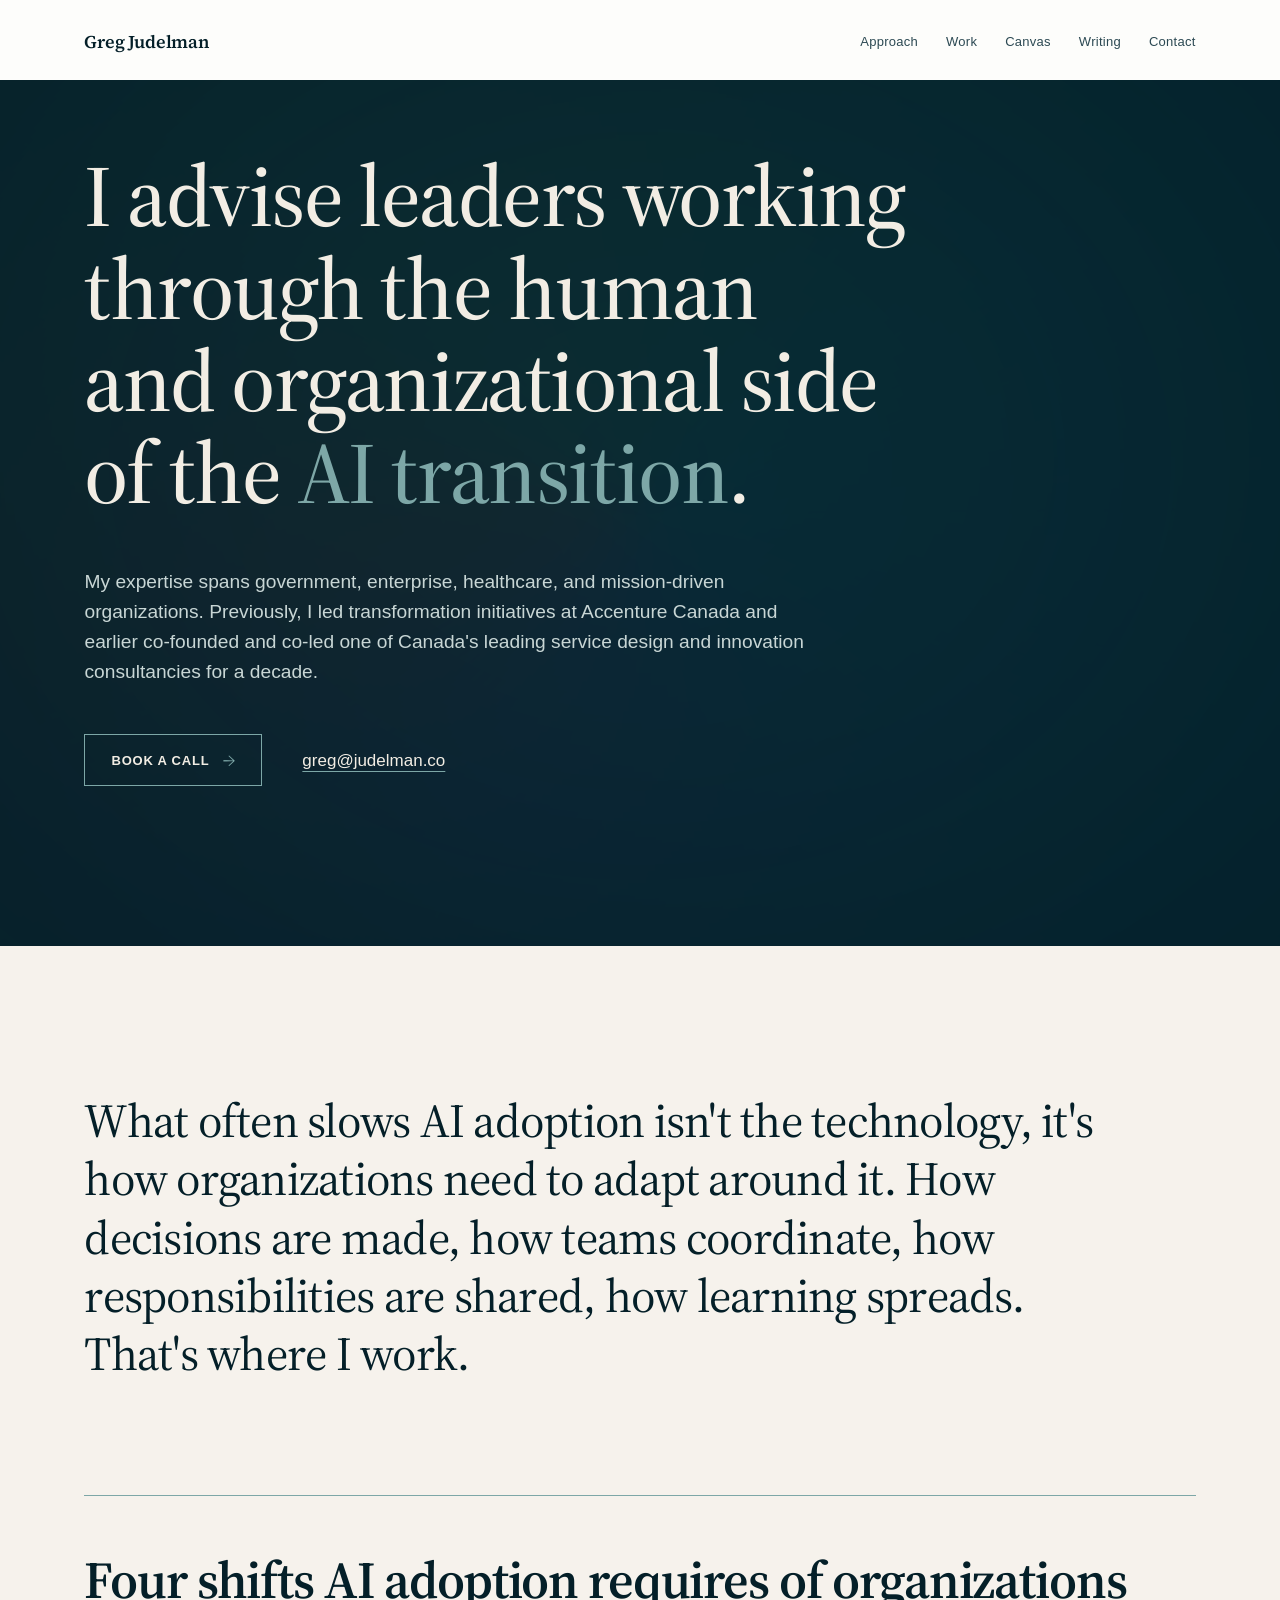
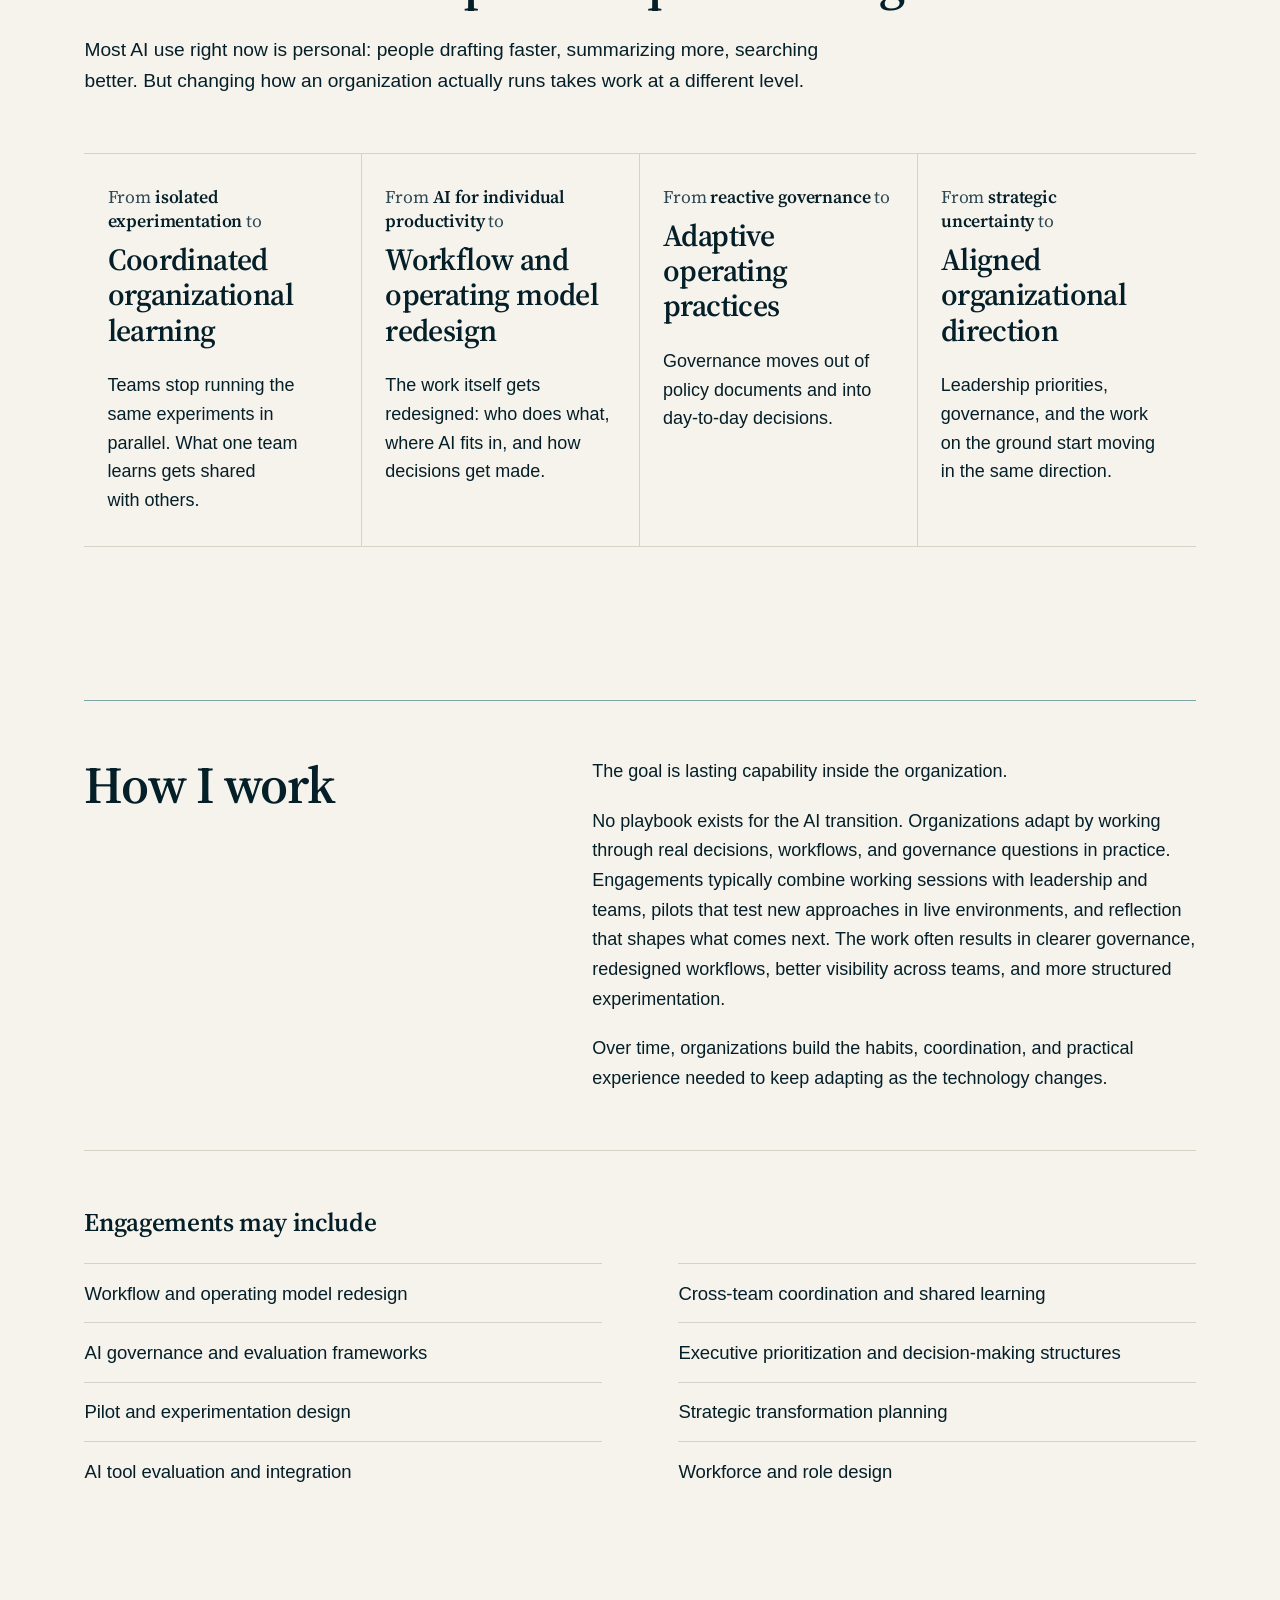
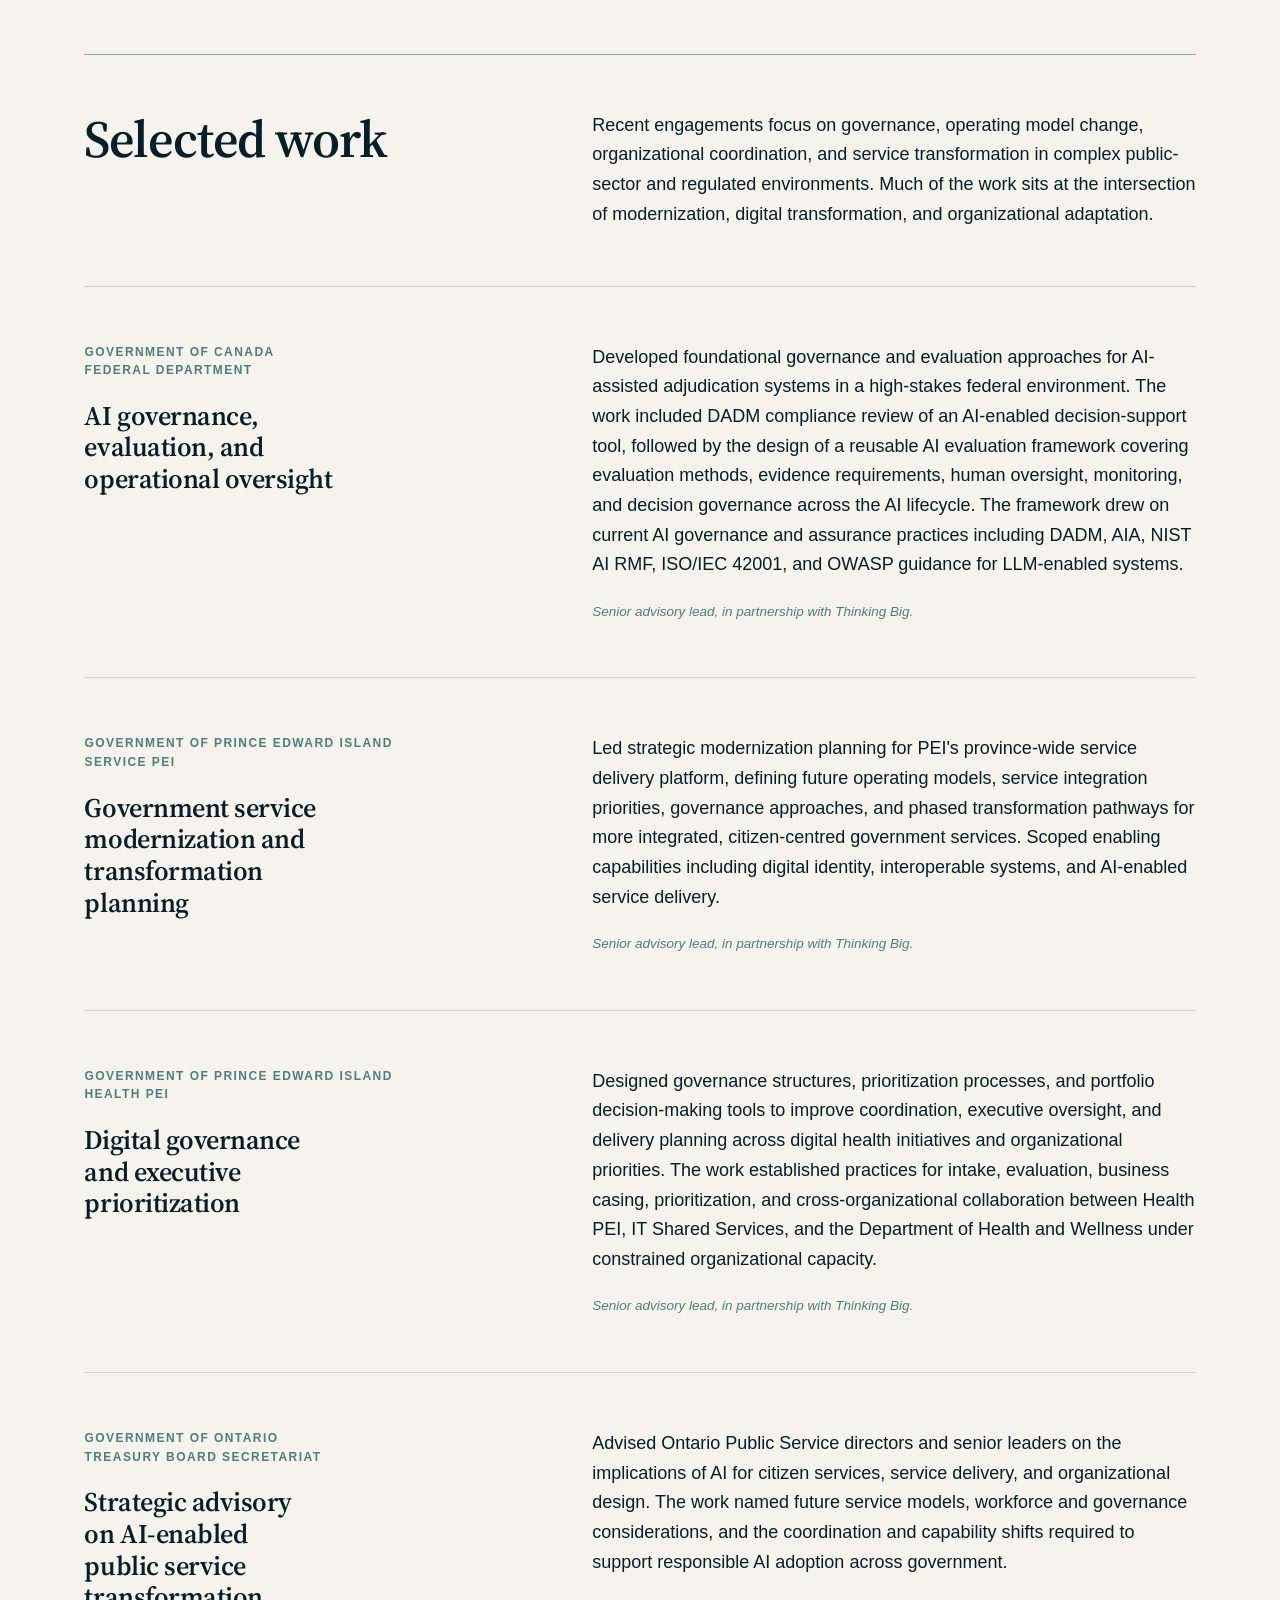
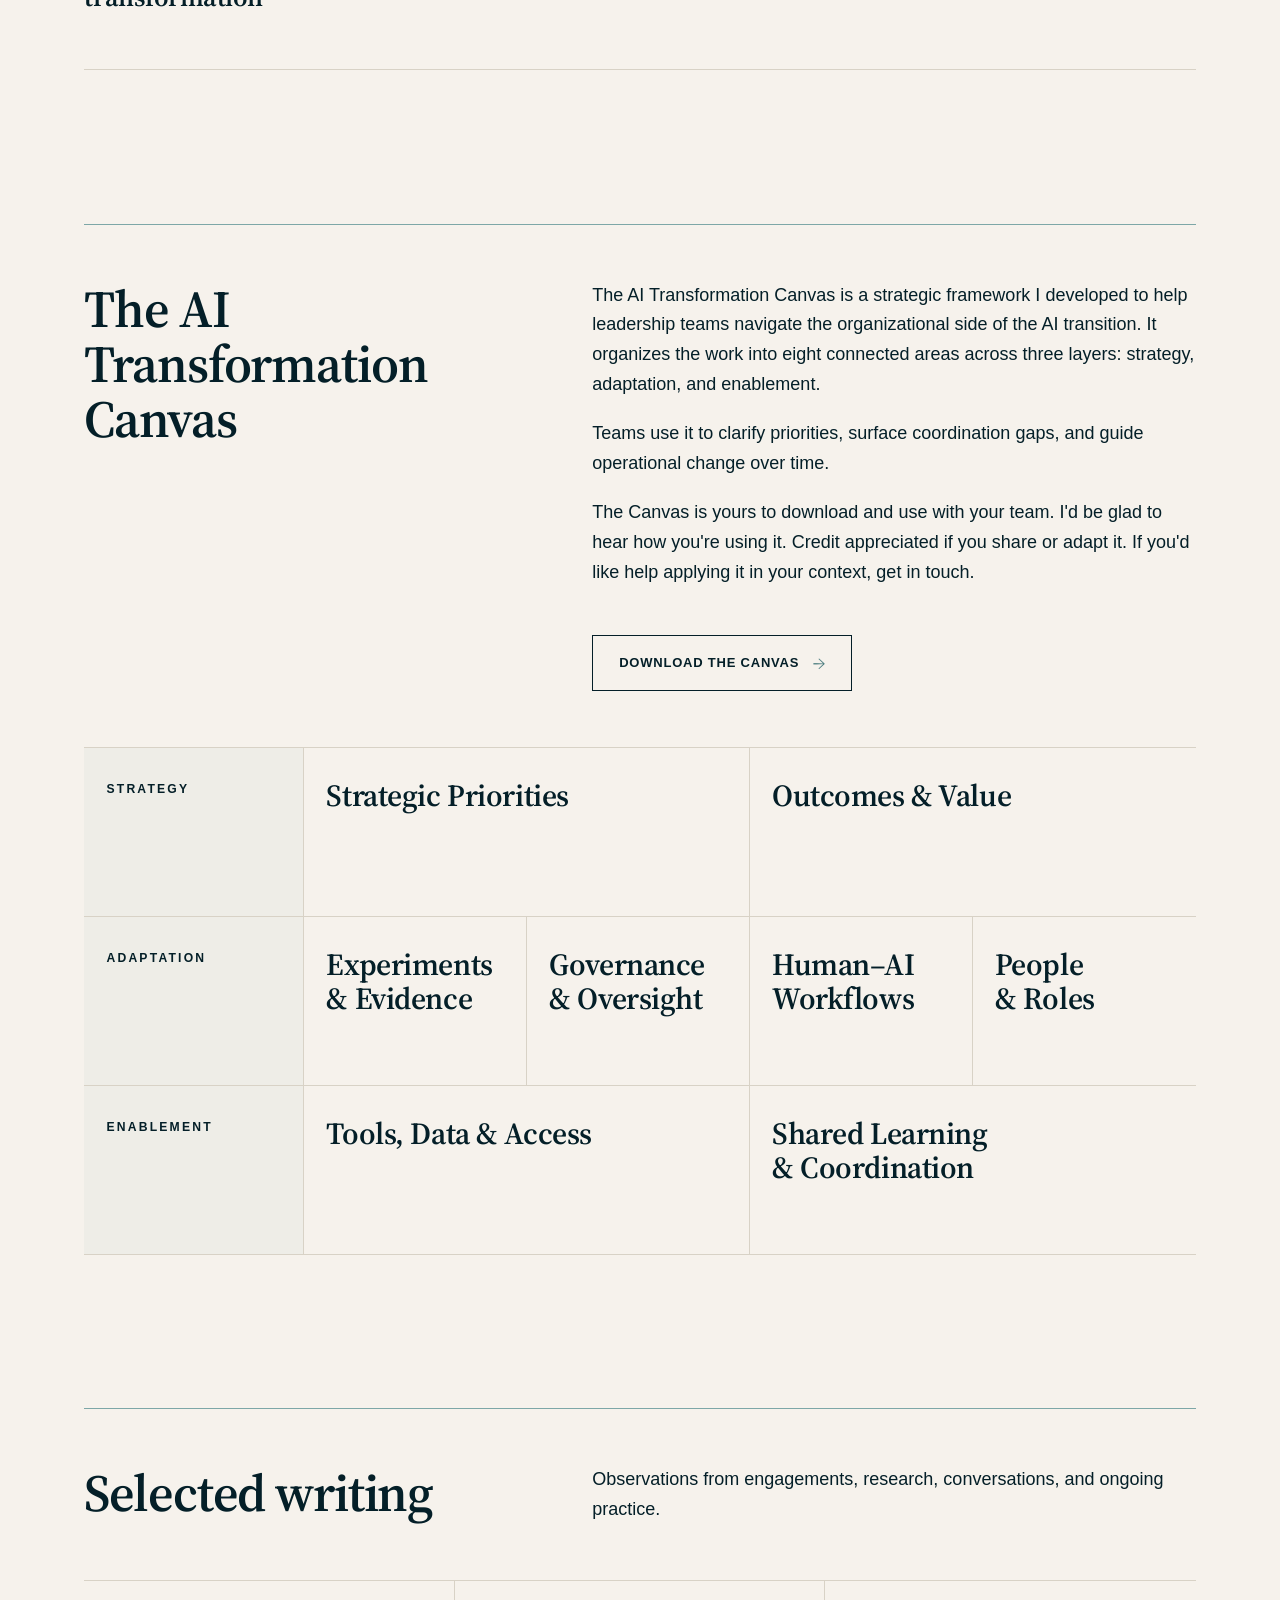
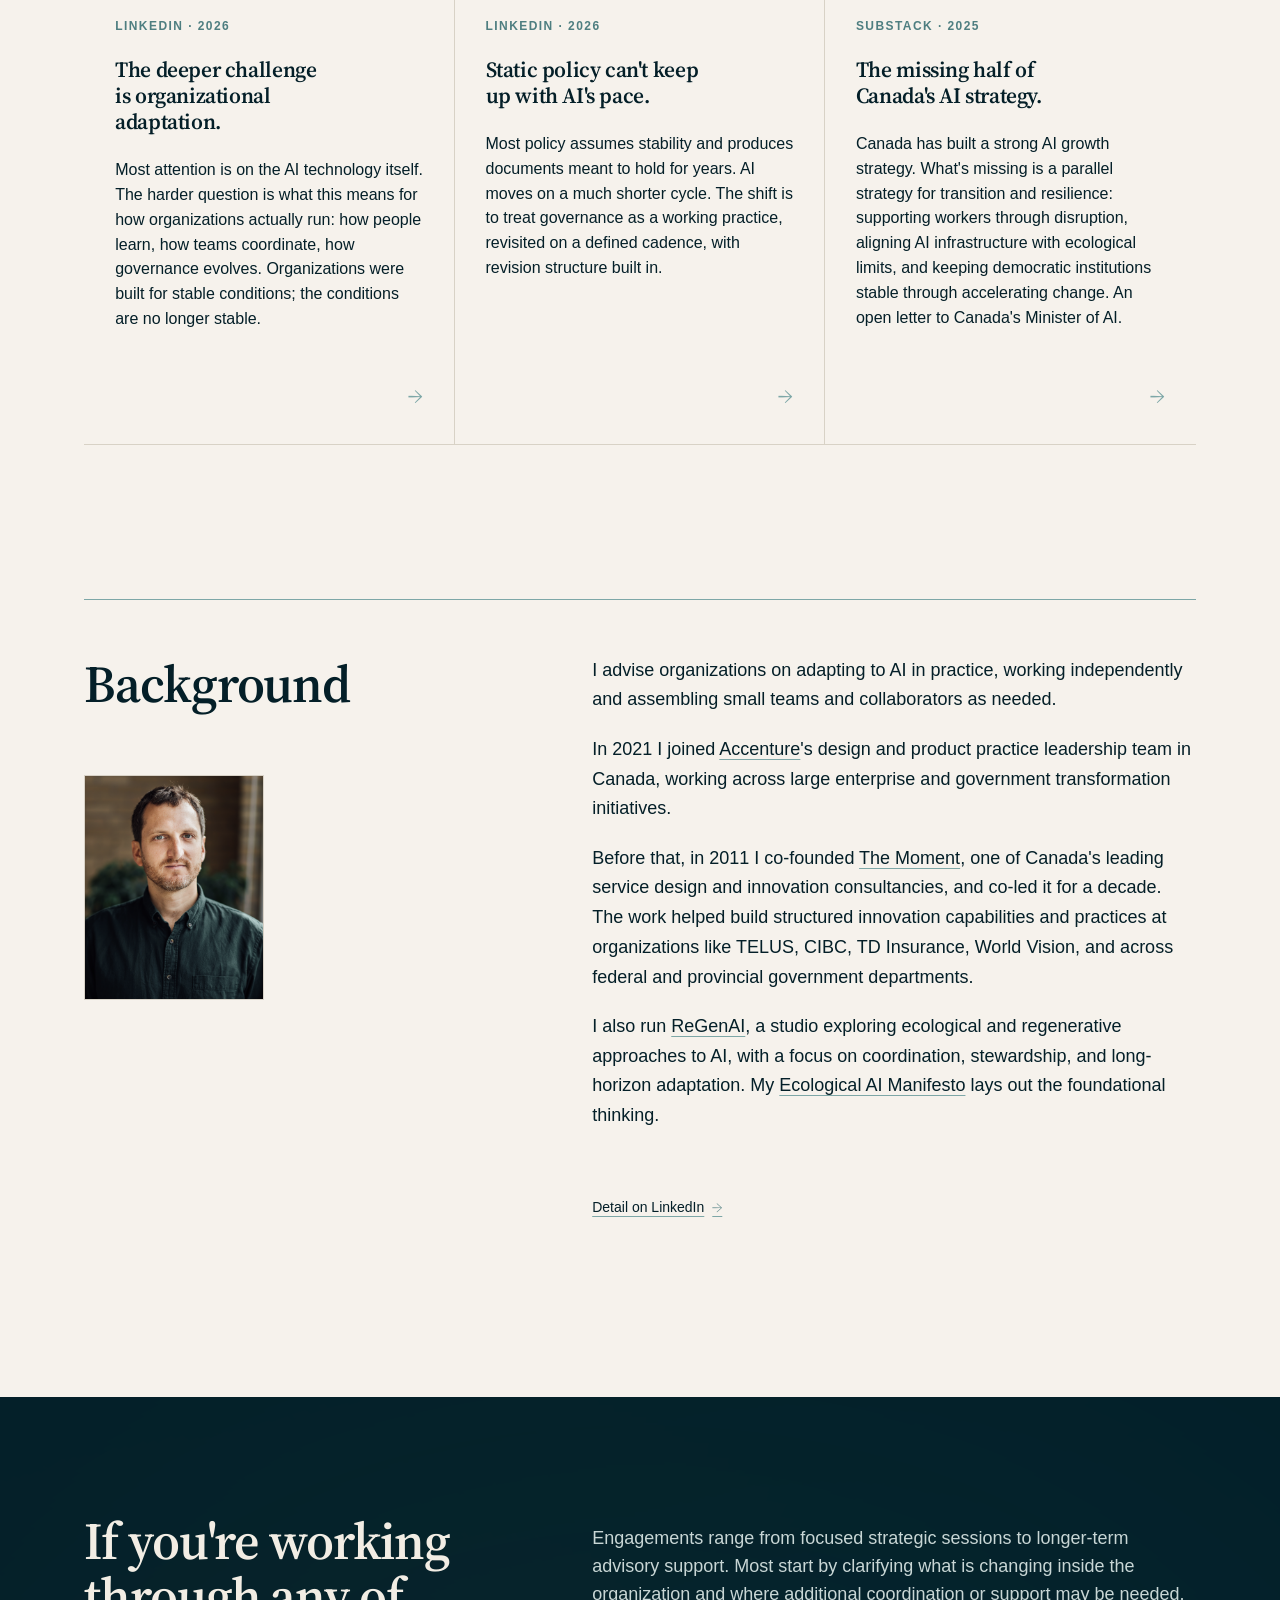
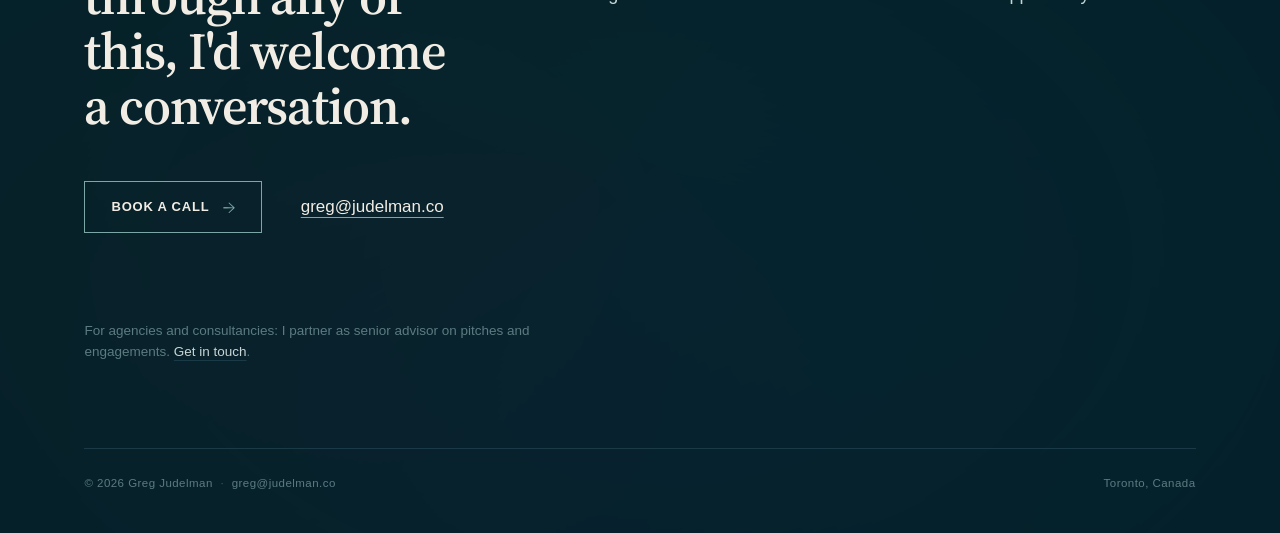
<file: index.html>
<!doctype html>
<html lang="en">
<head>
<meta charset="utf-8"/>
<meta name="viewport" content="width=device-width,initial-scale=1"/>
<title>Greg Judelman: AI Transition Advisor</title>
<meta name="description" content="AI transition advisor for leaders working on the human and organizational side of AI. Practice spans government, enterprise, healthcare, and mission-driven organizations."/>
<meta name="keywords" content="AI transition advisor Toronto, AI organizational transformation, AI governance consultant, AI operating model consultant, AI adoption strategy, organizational change and AI, AI workflow redesign, AI transformation advisor, public sector AI strategy, enterprise AI governance, AI operating models, human side of AI adoption, AI organizational coordination, regulated industry AI governance, service transformation and AI, AI transformation consultant Canada, AI strategy and governance, organizational adaptation to AI, AI decision governance, workflow transformation consultant"/>
<meta name="author" content="Greg Judelman"/>
<link rel="canonical" href="https://judelman.co"/>
<!-- Social / link-unfurl preview.
     If the production domain isn't judelman.co, update the absolute URLs
     below — most platforms (LinkedIn, X, Slack, iMessage) require an
     absolute URL for og:image and twitter:image. -->
<meta property="og:type" content="website"/>
<meta property="og:url" content="https://judelman.co/"/>
<meta property="og:title" content="Greg Judelman: Advisor on the human and organizational side of the AI transition"/>
<meta property="og:description" content="AI transition advisor for leaders working on the human and organizational side of AI. Practice spans government, enterprise, healthcare, and mission-driven organizations."/>
<meta property="og:image" content="https://judelman.co/assets/og-image.png"/>
<meta property="og:image:width" content="1200"/>
<meta property="og:image:height" content="630"/>
<meta property="og:image:alt" content="Greg Judelman — Advisor for leaders working on the human and organizational side of the AI transition."/>
<meta property="og:site_name" content="Greg Judelman"/>
<meta name="twitter:card" content="summary_large_image"/>
<meta name="twitter:title" content="Greg Judelman: Advisor on the human and organizational side of the AI transition"/>
<meta name="twitter:description" content="AI transition advisor for leaders working on the human and organizational side of AI. Practice spans government, enterprise, healthcare, and mission-driven organizations."/>
<meta name="twitter:image" content="https://judelman.co/assets/og-image.png"/>
<meta name="twitter:image:alt" content="Greg Judelman — Advisor for leaders working on the human and organizational side of the AI transition."/>
<script type="application/ld+json">
{
  "@context": "https://schema.org",
  "@type": "Person",
  "@id": "https://judelman.co/#person",
  "name": "Greg Judelman",
  "givenName": "Greg",
  "familyName": "Judelman",
  "jobTitle": "AI Transition Advisor",
  "description": "Advisor for leaders working on the human and organizational side of the AI transition. Practice spans government, enterprise, healthcare, and mission-driven organizations.",
  "url": "https://judelman.co",
  "email": "greg@judelman.co",
  "address": {
    "@type": "PostalAddress",
    "addressLocality": "Toronto",
    "addressRegion": "Ontario",
    "addressCountry": "CA"
  },
  "alumniOf": [
    {
      "@type": "Organization",
      "name": "Accenture",
      "url": "https://www.accenture.com/ca-en/about/accenture-song-index"
    },
    {
      "@type": "Organization",
      "name": "The Moment",
      "url": "https://www.themoment.is/"
    }
  ],
  "sameAs": [
    "https://www.linkedin.com/in/judelman/",
    "https://gregjudelman.substack.com/",
    "https://www.regenai.earth/"
  ],
  "knowsAbout": [
    "AI governance",
    "AI transformation",
    "Operating model design",
    "Workflow redesign",
    "Strategic transformation planning",
    "Executive decision-making",
    "Cross-organizational coordination",
    "AI evaluation frameworks"
  ]
}
</script>
<script type="application/ld+json">
{
  "@context": "https://schema.org",
  "@type": "ProfessionalService",
  "@id": "https://judelman.co/#service",
  "name": "Greg Judelman Consulting",
  "description": "Independent AI transition advisory practice helping leaders adapt to AI in practice across governance, operating models, workflow redesign, and leadership alignment.",
  "url": "https://judelman.co",
  "founder": {
    "@id": "https://judelman.co/#person"
  },
  "address": {
    "@type": "PostalAddress",
    "addressLocality": "Toronto",
    "addressRegion": "Ontario",
    "addressCountry": "CA"
  },
  "areaServed": {
    "@type": "Country",
    "name": "Canada"
  },
  "serviceType": [
    "AI governance and evaluation frameworks",
    "Strategic transformation planning",
    "Workflow and operating model redesign",
    "Executive prioritization and decision-making structures",
    "Cross-team coordination and shared learning",
    "Pilot and experimentation design",
    "AI tool evaluation and integration",
    "Workforce and role design"
  ]
}
</script>
<script async src="https://www.googletagmanager.com/gtag/js?id=G-1RZT7J57JC"></script>
<script>
  window.dataLayer = window.dataLayer || [];
  function gtag(){dataLayer.push(arguments);}
  gtag('js', new Date());
  gtag('config', 'G-1RZT7J57JC');
</script>
<link rel="stylesheet" href="css/colors_and_type.css"/>
<template id="__bundler_thumbnail" data-bg-color="#041F28">
  <svg viewBox="0 0 1200 800" xmlns="http://www.w3.org/2000/svg">
    <rect width="1200" height="800" fill="#041F28"/>
    <text x="120" y="430" font-family="Georgia, 'Source Serif 4', serif" font-weight="600" font-size="160" letter-spacing="-3" fill="#F2EDE4">Greg</text>
    <text x="120" y="600" font-family="Georgia, 'Source Serif 4', serif" font-weight="600" font-size="160" letter-spacing="-3" fill="#F2EDE4">Judelman</text>
    <line x1="120" y1="660" x2="320" y2="660" stroke="#7DA7A7" stroke-width="2"/>
  </svg>
</template>
<style>
  /* ---------- Reset & page chrome ---------- */
  *{box-sizing:border-box;}
  html,body{margin:0;padding:0;}
  body{
    background:var(--color-paper);
    color:var(--color-ink);
    font-family:var(--font-sans);
    font-weight:300;
    -webkit-font-smoothing:antialiased;
    -moz-osx-font-smoothing:grayscale;
    text-rendering:optimizeLegibility;
    overflow-x: hidden;
  }
  a{color:inherit;text-decoration:none;}

  /* Jump-nav scroll behavior. The sticky topbar sits above the page,
     so when an anchor jumps to a section we offset by the bar height
     plus a touch of breathing room. The CSS variable is kept in sync
     with the bar's collapsed height by the scroll handler. */
  html{
    scroll-behavior: smooth;
    scroll-padding-top: var(--nav-h, 64px);
  }
  @media (prefers-reduced-motion: reduce){
    html{ scroll-behavior: auto; }
  }

  /* Editorial rails: 12-col grid, generous gutters, asymmetric column placement */
  :root{
    --rail-x: clamp(28px, 6.6vw, 96px);
    --rail-y: clamp(64px, 8vw, 120px);
    --measure-body: 68ch;
    --measure-prose: 62ch;
    --sage: var(--color-accent);
    --sage-deep: var(--color-accent-deep);
    --ink: var(--color-ink);
    --paper: var(--color-paper);
    --rule-light: var(--color-rule-light);
  }

  .page{
    max-width: 1440px;
    margin: 0 auto;
    padding: 0 var(--rail-x);
  }

  /* ---------- Top bar (paper, sticky) ----------
     Two states:
     · expanded — page top, generous vertical padding, wordmark at 18px.
     · collapsed — once scrolled past ~80px, the bar tucks in: less padding,
       a hairline rule appears at the bottom, and the wordmark drops a hair
       in size. Sage accent line under the active nav link tracks the section
       currently in view via IntersectionObserver. */
  .topbar-shell{
    position: sticky;
    top: 0;
    left: 0;
    right: 0;
    z-index: 50;
    /* Near-white — lifts the bar off the warm paper background so it
       reads as a distinct surface as the page scrolls under it. */
    background: #fdfdfb;
    /* Hairline rule fades in on scroll. */
    border-bottom: 1px solid transparent;
    transition: border-color 240ms var(--ease-standard),
                background-color 240ms var(--ease-standard),
                box-shadow 240ms var(--ease-standard);
  }
  .topbar-shell.is-scrolled{
    background: #ffffff;
    border-bottom-color: var(--rule-light);
    box-shadow: 0 1px 0 rgba(15, 23, 24, 0.02), 0 6px 16px -10px rgba(15, 23, 24, 0.12);
  }
  .topbar-inner{
    max-width: 1440px;
    margin: 0 auto;
    padding: 0 var(--rail-x);
  }
  .topbar{
    display:flex;
    justify-content:space-between;
    align-items:center;
    padding-top: 28px;
    padding-bottom: 24px;
    transition: padding 280ms var(--ease-standard);
  }
  .topbar-shell.is-scrolled .topbar{
    padding-top: 14px;
    padding-bottom: 14px;
  }
  .topbar .wordmark{
    font-family:var(--font-serif);
    font-weight:600;
    font-optical-sizing: auto;
    font-variation-settings: "opsz" 16;
    font-size: 18px;
    letter-spacing:-0.012em;
    color:var(--ink);
    transition: color 200ms var(--ease-standard), font-size 280ms var(--ease-standard);
    line-height: 1;
  }
  .topbar-shell.is-scrolled .topbar .wordmark{
    font-size: 16px;
  }
  .topbar .wordmark:hover{ color: var(--sage-deep); }
  .topbar nav{
    display:flex;
    gap: 28px;
    font-family:var(--font-sans);
    font-weight:300;
    font-size:13px;
    letter-spacing:0.02em;
    color:var(--fg-on-light-2);
    align-items: center;
  }
  .topbar nav a{
    position: relative;
    padding: 6px 0;
    color: var(--fg-on-light-2);
    transition: color 200ms var(--ease-standard);
  }
  .topbar nav a::after{
    content: "";
    position: absolute;
    left: 0;
    right: 0;
    bottom: 0;
    height: 1px;
    background: var(--sage);
    transform: scaleX(0);
    transform-origin: left center;
    transition: transform 240ms var(--ease-standard);
  }
  .topbar nav a:hover{color:var(--ink);}
  .topbar nav a:hover::after{ transform: scaleX(0.4); transform-origin: left center; }
  .topbar nav a.is-active{ color: var(--ink); }
  .topbar nav a.is-active::after{ transform: scaleX(1); }
  /* ---------- Burger menu (mobile / narrow tablet) ----------
     The burger sits at the right edge of the topbar. On desktop it's
     hidden; below 820px (covers most tablets in portrait and all phones)
     the inline nav links are pulled out of the flex row and re-laid as a
     full-width dropdown panel directly beneath the topbar shell.
     The dropdown is editorial — hairline-separated rows, generous touch
     targets, no shadow trickery. */
  .menu-btn{
    display: none;
    background: transparent;
    border: 0;
    padding: 8px;
    margin-right: -8px;
    cursor: pointer;
    color: var(--ink);
    -webkit-tap-highlight-color: transparent;
    line-height: 0;
  }
  .menu-btn .bars{
    position: relative;
    display: block;
    width: 22px;
    height: 14px;
  }
  .menu-btn .bars::before,
  .menu-btn .bars::after,
  .menu-btn .bars span{
    content: "";
    position: absolute;
    left: 0;
    right: 0;
    height: 1.5px;
    background: currentColor;
    transition:
      transform 280ms var(--ease-standard),
      top 280ms var(--ease-standard),
      opacity 180ms var(--ease-standard);
  }
  .menu-btn .bars::before{ top: 0; }
  .menu-btn .bars span{ top: 50%; transform: translateY(-50%); display: block; }
  .menu-btn .bars::after{ bottom: 0; }
  .menu-btn[aria-expanded="true"] .bars::before{ top: 50%; transform: translateY(-50%) rotate(45deg); }
  .menu-btn[aria-expanded="true"] .bars::after{ bottom: 50%; transform: translateY(50%) rotate(-45deg); }
  .menu-btn[aria-expanded="true"] .bars span{ opacity: 0; }

  @media (max-width: 820px){
    .menu-btn{ display: inline-flex; align-items: center; }
    .topbar nav{
      position: absolute;
      top: 100%;
      left: 0;
      right: 0;
      display: block;
      gap: 0;
      background: #ffffff;
      padding: 0 var(--rail-x);
      max-width: 1440px;
      margin: 0 auto;
      max-height: 0;
      opacity: 0;
      overflow: hidden;
      pointer-events: none;
      transition:
        max-height 360ms var(--ease-standard),
        opacity 240ms var(--ease-standard),
        border-color 240ms var(--ease-standard);
      border-bottom: 1px solid transparent;
    }
    .topbar-shell.is-menu-open .topbar nav{
      max-height: 70vh;
      opacity: 1;
      pointer-events: auto;
      border-bottom-color: var(--rule-light);
      box-shadow: 0 18px 24px -22px rgba(15,23,24,0.18);
    }
    .topbar-shell.is-menu-open{ background: #ffffff; }
    .topbar nav a{
      display: flex;
      align-items: center;
      padding: 18px 0;
      font-size: 16px;
      letter-spacing: 0.01em;
      color: var(--fg-on-light-1);
      border-top: 1px solid var(--rule-light);
    }
    .topbar nav a:first-of-type{ border-top: 0; }
    .topbar nav a::after{ display: none; }
    .topbar nav a.is-active{ color: var(--sage-deep); }
    .topbar nav a.is-active::before{
      content: "";
      display: inline-block;
      width: 18px;
      height: 1px;
      background: var(--sage);
      margin-right: 14px;
      vertical-align: middle;
    }
  }

  /* ---------- Hero (ink) ---------- */
  /* Full-bleed ink panel: extends to viewport edges regardless of page max-width.
     Inner .hero respects the same 1440px rail as the rest of the page. */
  .hero-wrap{
    background: var(--ink);
    color: var(--fg-on-dark-1);
    margin-left: calc(50% - 50vw);
    margin-right: calc(50% - 50vw);
    padding: 0;
    position: relative;
    overflow: hidden;
    clip-path: inset(0);
  }
  .hero{
    max-width: 1440px;
    margin: 0 auto;
    display:grid;
    grid-template-columns: minmax(0, 12fr);
    padding: clamp(38px, 5.5vw, 71px) var(--rail-x) clamp(96px, 13vw, 160px);
    position: relative;
    z-index: 1;
  }
  .hero .hero-line{
    font-family: var(--font-serif);
    font-weight: 500;
    font-optical-sizing: auto;
    font-variation-settings: "opsz" 60;
    font-size: clamp(36px, 6.8vw, 92px);
    line-height: 1.06;
    letter-spacing: -0.018em;
    color: var(--fg-on-dark-1);
    margin: 0;
    max-width: 22ch;
    text-wrap: balance;
  }
  .hero .hero-line .accent{
    color: var(--sage);
    font-weight: 500;
  }
  .hero .hero-support{
    font-family: var(--font-sans);
    font-weight: 300;
    font-size: clamp(18px, 1.5vw, 20px);
    line-height: 1.55;
    color: var(--fg-on-dark-2);
    margin: clamp(32px, 4vw, 48px) 0 0;
    max-width: 68ch;
  }
  .hero .hero-ctas{
    margin-top: clamp(32px, 4vw, 48px);
    display:flex;
    gap: 40px;
    align-items: center;
    flex-wrap: wrap;
  }

  /* Primary CTA: outline-on-ink, square, sage. Editorial, not SaaS. */
  .btn-primary{
    display:inline-flex;
    align-items:center;
    gap:14px;
    padding: 16px 26px 16px 26px;
    border: 1px solid var(--sage);
    color: var(--fg-on-dark-1);
    background: transparent;
    font-family: var(--font-sans);
    font-weight: 700;
    font-size: 13px;
    letter-spacing: 0.06em;
    text-transform: uppercase;
    border-radius: 0;
    cursor: pointer;
    position: relative;
    overflow: hidden;
    z-index: 0;
    transition: color 260ms var(--ease-standard) 90ms;
  }
  .btn-primary::before{
    content:"";
    position:absolute;
    inset:0;
    background: var(--sage);
    transform: scaleX(0);
    transform-origin: right center;
    transition: transform 460ms var(--ease-emphasized);
    z-index:-1;
  }
  .btn-primary:hover::before,
  .btn-primary:focus-visible::before{
    transform: scaleX(1);
    transform-origin: left center;
  }
  .btn-primary .arr{
    font-family: var(--font-serif);
    font-weight: 400;
    font-size: 18px;
    line-height: 1;
    letter-spacing: 0;
    text-transform: none;
    color: var(--sage);
    transition: color 200ms var(--ease-standard) 240ms;
  }
  .btn-primary:hover{ color: var(--ink); }
  .btn-primary:hover .arr{ color: var(--ink); }

  /* Secondary CTA: text link */
  .link-secondary{
    display:inline-flex;
    align-items: baseline;
    gap: 10px;
    color: var(--fg-on-dark-2);
    font-family: var(--font-sans);
    font-weight: 300;
    font-size: 15px;
    letter-spacing: 0;
    padding: 4px 0;
    border-bottom: 1px solid transparent;
    transition: color 200ms var(--ease-standard), border-color 200ms var(--ease-standard);
  }
  .link-secondary .arr{
    color: var(--sage);
    font-family: var(--font-serif);
    font-size: 16px;
  }
  .link-secondary:hover{
    color: var(--fg-on-dark-1);
    border-bottom-color: var(--sage);
  }

  /* Hero email link — mirrors the closing CTA's .email treatment
     (underlined text link with sage underline) on the dark surface. */
  .hero-ctas .email-link{
    font-family: var(--font-sans);
    font-weight: 300;
    font-size: 17px;
    line-height: 1.4;
    color: var(--fg-on-dark-1);
    text-decoration: underline;
    text-decoration-color: var(--sage);
    text-decoration-thickness: 1px;
    text-underline-offset: 5px;
    transition: color 200ms var(--ease-standard), text-decoration-color 200ms var(--ease-standard);
  }
  .hero-ctas .email-link:hover{
    color: var(--fg-on-dark-1);
    text-decoration-color: var(--fg-on-dark-1);
  }

  /* ---------- Aurora hero background ---------- */
  .hero-aurora{
    position:absolute; inset:0; z-index:0; pointer-events:none;
    --mx:50%; --my:44%; --rx:900px; --ry:760px;
  }
  .hero-aurora .alh-warp,
  .closing-aurora .alh-warp{
    position:absolute; inset:-160px;
    will-change:opacity; pointer-events:none; overflow:hidden;
    opacity:0.1;
    -webkit-mask: radial-gradient(var(--rx) var(--ry) at var(--mx) var(--my),
      #000 0%, rgba(0,0,0,0.82) 24%, rgba(0,0,0,0.42) 50%, rgba(0,0,0,0.16) 74%, rgba(0,0,0,0.05) 92%, transparent 100%);
            mask: radial-gradient(var(--rx) var(--ry) at var(--mx) var(--my),
      #000 0%, rgba(0,0,0,0.82) 24%, rgba(0,0,0,0.42) 50%, rgba(0,0,0,0.16) 74%, rgba(0,0,0,0.05) 92%, transparent 100%);
  }
  .hero-aurora .alh-spin,
  .closing-aurora .alh-spin{
    position:absolute; top:50%; left:50%; border-radius:50%;
    will-change:transform; pointer-events:none;
  }
  .hero-aurora .alh-spin-a,
  .closing-aurora .alh-spin-a{
    mix-blend-mode:screen;
    background: conic-gradient(from 0deg at 50% 50%,
      rgb(46,150,108), rgb(34,140,152), rgb(40,118,160),
      rgb(60,100,168), rgb(96,90,162), rgb(150,72,92),
      rgb(70,140,110), rgb(46,150,108));
    filter: blur(30px);
  }
  .hero-aurora .alh-spin-b,
  .closing-aurora .alh-spin-b{
    mix-blend-mode:screen; opacity:0.4;
    background: conic-gradient(from 90deg at 50% 50%,
      rgb(34,140,152), rgb(60,100,168), rgb(46,150,108),
      rgb(96,90,162), rgb(40,118,160), rgb(34,140,152));
    filter: blur(44px);
  }
  @media (prefers-reduced-motion: reduce){
    .hero-aurora .alh-spin,
    .closing-aurora .alh-spin{ animation:none !important; }
  }

  /* ---------- Section frame ---------- */
  /* Each section: sage 1px rule above heading, asymmetric two-column body
     (narrow heading column, wider body column). Top-aligned. */
  section.s{
    padding: clamp(56px, 7vw, 96px) 0 clamp(8px, 1vw, 8px);
  }
  section.s.last{
    padding-bottom: clamp(56px, 7vw, 96px);
  }
  .section-rule{
    border: 0;
    border-top: 1px solid var(--sage);
    margin: 0;
  }
  .section-head{
    margin: clamp(40px, 5vw, 56px) 0 clamp(40px, 5vw, 56px);
  }
  /* Two-column body layout */
  .grid-2{
    display:grid;
    grid-template-columns: 5fr 7fr;
    column-gap: clamp(48px, 6vw, 96px);
    row-gap: clamp(32px, 4vw, 48px);
    align-items: start;
  }
  .grid-2 .col-heading{
    /* sticky-ish positioning could be added but the brief is "top-aligned" */
    padding-right: 8px;
  }
  @media (max-width: 920px){
    .grid-2{grid-template-columns: 1fr;}
  }

  h2.cs-heading{
    font-family: var(--font-serif);
    font-weight: 600;
    font-optical-sizing: auto;
    font-variation-settings: "opsz" 36;
    font-size: clamp(30px, 4.2vw, 52px);
    line-height: 1.06;
    letter-spacing: -0.022em;
    color: var(--ink);
    margin: 0;
    max-width: 14ch;
    text-wrap: balance;
  }

  .prose{
    font-family: var(--font-sans);
    font-weight: 300;
    font-size: 18px;
    line-height: 1.65;
    color: var(--fg-on-light-1);
    max-width: var(--measure-prose);
  }
  .prose p{
    margin: 0 0 1.1em;
  }
  .prose p:last-child{margin-bottom:0;}
  .prose p.muted{
    color: var(--fg-on-light-2);
  }
  /* Editorial lead paragraph — serif statement that sits at the top of
     a prose column, ahead of standard sans body copy.
     Matches the .ft-to-clause treatment used for the "to" side of
     each from-to shift (semibold, opsz 28, tight tracking). */
  .prose p.lead{
    font-family: var(--font-serif);
    font-weight: 600;
    font-optical-sizing: auto;
    font-variation-settings: "opsz" 28;
    font-size: clamp(20px, 1.7vw, 24px);
    line-height: 1.2;
    letter-spacing: -0.018em;
    color: var(--ink);
    margin: 0 0 1.2em;
    text-wrap: pretty;
  }

  /* Inline text link in body — sage underline that clears descenders */
  .prose a, a.text-link{
    color: var(--ink);
    text-decoration: underline;
    text-decoration-color: var(--sage);
    text-decoration-thickness: 1px;
    text-underline-offset: 4px;
    border-bottom: 0;
    transition: color 200ms var(--ease-standard), text-decoration-color 200ms var(--ease-standard);
  }
  .prose a:hover, a.text-link:hover{
    color: var(--sage-deep);
    text-decoration-color: var(--sage-deep);
  }

  /* Section CTA link — paper version, sage arrow */
  .more-link{
    display: inline-flex;
    align-items: baseline;
    gap: 10px;
    margin-top: clamp(28px, 3.4vw, 36px);
    font-family: var(--font-sans);
    font-weight: 700;
    font-size: 13px;
    letter-spacing: 0.06em;
    text-transform: uppercase;
    color: var(--ink);
    padding-bottom: 6px;
    border-bottom: 1px solid var(--ink);
    transition: color 200ms var(--ease-standard), border-color 200ms var(--ease-standard);
  }
  .more-link .arr{
    font-family: var(--font-serif);
    font-weight: 400;
    font-size: 16px;
    text-transform: none;
    letter-spacing: 0;
    color: var(--sage-deep);
    transition: transform 240ms var(--ease-standard);
  }
  .more-link:hover{
    color: var(--sage-deep);
    border-bottom-color: var(--sage-deep);
  }
  .more-link:hover .arr{
    transform: translateX(4px);
  }

  /* ---------- 4.2 AI Adaptation thesis ----------
     The thesis paragraph spans wide (no left/right gutters beyond the
     page rails). Serif regular, editorial size — sits as a hero-level
     framing statement between hero and the four shifts.
     The "We work on four shifts." heading below matches the cs-heading
     scale used across the page. */
  .thesis-block{
    max-width: 92%;
  }
  .thesis{
    font-family: var(--font-serif);
    font-weight: 400;
    font-optical-sizing: auto;
    font-variation-settings: "opsz" 44;
    font-size: clamp(30px, 3.7vw, 47px);
    line-height: 1.24;
    letter-spacing: -0.016em;
    color: var(--ink);
    margin: 0;
    text-wrap: pretty;
  }

  /* Transition heading directly above the four shift cards.
     Uses the same scale as cs-heading so it reads as a peer
     of the section heads further down the page. The hairline
     above mirrors the section-rule pattern used by sections below. */
  .shifts-intro{
    margin-top: clamp(72px, 9vw, 112px);
  }
  .shifts-intro .section-rule{
    margin-bottom: clamp(40px, 5vw, 56px);
  }
  .shifts-heading{
    font-family: var(--font-serif);
    font-weight: 600;
    font-optical-sizing: auto;
    font-variation-settings: "opsz" 36;
    font-size: clamp(30px, 4.2vw, 52px);
    line-height: 1.06;
    letter-spacing: -0.022em;
    color: var(--ink);
    margin: 0;
    text-wrap: balance;
  }

  @media (max-width: 920px){
    .thesis-block{ max-width: 100%; }
  }
  /* Lead paragraph sitting beneath the shifts section heading,
     introducing the four shifts at standard body scale. */
  .shifts-lead{
    font-family: var(--font-sans);
    font-weight: 300;
    font-size: clamp(18px, 1.5vw, 20px);
    line-height: 1.6;
    color: var(--fg-on-light-1);
    margin: clamp(20px, 2.2vw, 28px) 0 0;
    max-width: 70ch;
    text-wrap: pretty;
  }

  /* 4-column shifts row. Each card carries a stacked from → to
     statement (small upright serif "from", sage arrow, dominant
     serif "to") and a single short body line. Hairlines between
     columns and at top + bottom of the row. */
  .shifts{
    margin-top: clamp(40px, 5vw, 56px);
    display: grid;
    grid-template-columns: repeat(4, 1fr);
    border-top: 1px solid var(--rule-light);
    border-bottom: 1px solid var(--rule-light);
  }
  .shift{
    position: relative;
    padding: clamp(28px, 2.4vw, 40px) clamp(20px, 1.8vw, 28px);
    display: flex;
    flex-direction: column;
    gap: clamp(20px, 1.8vw, 28px);
    border-right: 1px solid var(--rule-light);
  }
  .shift:last-child{ border-right: 0; }
  .shift-statement{
    /* single-child container — keeps the aria-label hook */
  }
  .ft-line{
    font-family: var(--font-serif);
    font-weight: 600;
    font-optical-sizing: auto;
    font-variation-settings: "opsz" 20;
    font-size: clamp(17px, 1.4vw, 21px);
    line-height: 1.35;
    letter-spacing: -0.008em;
    color: var(--ink);
    margin: 0;
    text-wrap: pretty;
  }
  .ft-word{
    font-weight: 400;
    color: var(--fg-on-light-2);
  }
  .ft-from-clause{
    font-weight: 600;
    color: var(--ink);
  }
  .ft-to-clause{
    display: block;
    margin-top: clamp(8px, 0.7vw, 12px);
    font-family: var(--font-serif);
    font-weight: 600;
    font-optical-sizing: auto;
    font-variation-settings: "opsz" 36;
    font-size: clamp(24px, 2.4vw, 36px);
    line-height: 1.15;
    letter-spacing: -0.02em;
    color: var(--ink);
  }
  .shift-line{
    font-family: var(--font-sans);
    font-weight: 300;
    font-size: 18px;
    line-height: 1.6;
    color: var(--fg-on-light-1);
    margin: 0;
    text-wrap: pretty;
  }

  /* "Engagements typically involve" — a 2-column editorial list
     of capabilities, set in serif at moderate size with hairlines
     above each item. */
  .engagements{
    margin-top: clamp(36px, 4.5vw, 56px);
    padding-top: clamp(36px, 4.5vw, 56px);
    border-top: 1px solid var(--rule-light);
  }
  .engagements .e-heading{
    font-family: var(--font-serif);
    font-weight: 600;
    font-optical-sizing: auto;
    font-variation-settings: "opsz" 28;
    font-size: clamp(22px, 2vw, 28px);
    line-height: 1.2;
    letter-spacing: -0.014em;
    color: var(--ink);
    margin: 0 0 clamp(20px, 2vw, 28px);
    text-wrap: balance;
  }
  .engagement-list{
    list-style: none;
    margin: 0;
    padding: 0;
    column-count: 2;
    column-gap: clamp(48px, 6vw, 96px);
  }
  .engagement-list li{
    break-inside: avoid;
    padding: clamp(14px, 1.3vw, 18px) 0;
    border-top: 1px solid var(--rule-light);
    font-family: var(--font-sans);
    font-weight: 300;
    font-size: clamp(18px, 1.45vw, 21px);
    line-height: 1.35;
    letter-spacing: -0.005em;
    color: var(--ink);
    text-wrap: balance;
  }

  @media (max-width: 1100px){
    .shifts{ grid-template-columns: repeat(2, 1fr); }
    .shift{ padding: clamp(28px, 4vw, 40px) clamp(24px, 3.5vw, 32px); }
    .shift:nth-child(2n){ border-right: 0; }
    .shift:nth-child(-n+2){ border-bottom: 1px solid var(--rule-light); }
    .ft-to-clause{ font-size: clamp(28px, 3.6vw, 36px); }
  }
  @media (max-width: 640px){
    .shifts{ grid-template-columns: 1fr; }
    .shift{ border-right: 0 !important; border-bottom: 1px solid var(--rule-light); }
    .shift:last-child{ border-bottom: 0; }
    .engagement-list{ column-count: 1; }
  }

  /* ---------- 4.3b Selected work ----------
     Two-column list. Each row mirrors the page's grid-2 cadence so the
     section sits naturally alongside How I work / Canvas / Diagnostic.
     Left column: small sage all-caps eyebrow (client) + serif title.
     Right column: sans body description + italic partner credit.
     Hairlines between rows (and at top + bottom of the list) tie the
     block visually to the section-rule pattern. */
  .work-list{
    margin-top: clamp(40px, 5vw, 56px);
    display: flex;
    flex-direction: column;
    border-top: 1px solid var(--rule-light);
    border-bottom: 1px solid var(--rule-light);
  }
  .work-row{
    display: grid;
    grid-template-columns: 5fr 7fr;
    column-gap: clamp(48px, 6vw, 96px);
    align-items: start;
    padding: clamp(36px, 4.5vw, 56px) 0;
  }
  .work-row + .work-row{
    border-top: 1px solid var(--rule-light);
  }
  .work-meta .work-eyebrow{
    font-family: var(--font-sans);
    font-weight: 700;
    font-size: 12px;
    letter-spacing: 0.12em;
    text-transform: uppercase;
    color: var(--sage-deep);
    margin: 0 0 clamp(16px, 1.6vw, 20px);
    line-height: 1.55;
    display: block;
  }
  .work-meta .work-eyebrow .eb-org,
  .work-meta .work-eyebrow .eb-unit{ display: block; }
  .work-meta .work-eyebrow .eb-org{ text-wrap: balance; }
  .work-meta .work-title{
    font-family: var(--font-serif);
    font-weight: 600;
    font-optical-sizing: auto;
    font-variation-settings: "opsz" 32;
    font-size: clamp(22px, 2.1vw, 28px);
    line-height: 1.18;
    letter-spacing: -0.018em;
    color: var(--ink);
    margin: 0;
    max-width: 18ch;
    text-wrap: balance;
  }
  .work-body{
    font-family: var(--font-sans);
    font-weight: 300;
    font-size: 18px;
    line-height: 1.65;
    color: var(--fg-on-light-1);
    max-width: var(--measure-prose);
  }
  .work-body p{ margin: 0; }
  .work-body p.work-partner{
    margin-top: clamp(18px, 1.7vw, 22px);
    font-family: var(--font-sans);
    font-style: italic;
    font-weight: 300;
    font-size: 13.5px;
    line-height: 1.45;
    color: var(--sage-deep);
  }


  @media (max-width: 920px){
    .work-row{
      grid-template-columns: 1fr;
      row-gap: clamp(18px, 3vw, 24px);
    }
    .work-meta .work-title{ max-width: none; }
  }

  /* ---------- 4.4 Canvas diagram (paper) ---------- */
  /* Three horizontal bands. 2-4-2 distribution.
     Band label sits to the LEFT of each band as a marginalia column.
     Quiet line-and-label treatment. Hairline borders.
     Figure margin reset so it's flush-left with the section heading. */
  .canvas-figure{
    margin: clamp(40px, 5vw, 56px) 0 0;
    border-top: 1px solid var(--rule-light);
    border-bottom: 1px solid var(--rule-light);
    padding: 0;
  }
  .canvas-band{
    display: grid;
    border-bottom: 1px solid var(--rule-light);
    position: relative;
  }
  .canvas-band:last-child{ border-bottom: 0; }
  .canvas-band.b-focus { grid-template-columns: 220px 1fr 1fr; }
  .canvas-band.b-adapt { grid-template-columns: 220px 1fr 1fr 1fr 1fr; }
  .canvas-band.b-enable{ grid-template-columns: 220px 1fr 1fr; }

  .band-label{
    padding: 28px 22px 28px 22px;
    border-right: 1px solid var(--rule-light);
    background-color: rgba(125, 167, 167, 0.07);
    display: flex;
    flex-direction: column;
    gap: 10px;
    min-height: 168px;
  }
  .band-label .label-eyebrow{
    font-family: var(--font-sans);
    font-weight: 700;
    font-size: 10px;
    letter-spacing: 0.18em;
    text-transform: uppercase;
    color: var(--sage-deep);
    line-height: 1;
  }
  .band-label .label-name{
    font-family: var(--font-sans);
    font-weight: 700;
    font-size: clamp(12px, 0.95vw, 14px);
    line-height: 1.2;
    letter-spacing: 0.18em;
    text-transform: uppercase;
    color: var(--ink);
    margin-top: 6px; /* optical top-align with the serif area title in the next column */
  }
  .band-label .label-tag{
    font-family: var(--font-sans);
    font-weight: 300;
    font-size: 14px;
    letter-spacing: 0;
    color: var(--fg-on-light-2);
    line-height: 1.45;
    margin-top: 10px;
    text-wrap: pretty;
  }

  .c-block{
    padding: 28px 22px 28px 22px;
    border-right: 1px solid var(--rule-light);
    display: flex;
    flex-direction: column;
    gap: 8px;
    min-height: 140px;
  }
  .c-block:last-child{ border-right: 0; }
  .c-block .num{
    font-family: var(--font-sans);
    font-weight: 700;
    font-size: 10px;
    letter-spacing: 0.18em;
    color: var(--sage-deep);
    line-height: 1;
  }
  .c-block .name{
    font-family: var(--font-serif);
    font-variation-settings: "opsz" 36;
    font-weight: 600;
    font-size: clamp(24px, 2.4vw, 32px);
    line-height: 1.12;
    letter-spacing: -0.014em;
    color: var(--ink);
    margin-top: 2px;
    text-wrap: balance;
  }
  .c-block .desc{
    font-family: var(--font-sans);
    font-weight: 300;
    font-size: 15px;
    line-height: 1.55;
    color: var(--fg-on-light-2);
    margin-top: auto;
  }

  /* Canvas mobile: preserve 2/4/2 shape, move band label to header row */
  @media (max-width: 920px){
    .canvas-band.b-focus { grid-template-columns: repeat(2, 1fr); }
    .canvas-band.b-adapt { grid-template-columns: repeat(4, 1fr); }
    .canvas-band.b-enable{ grid-template-columns: repeat(2, 1fr); }
    .band-label{
      grid-column: 1 / -1;
      border-right: 0;
      border-bottom: 1px solid var(--rule-light);
      min-height: auto;
      padding: 12px 14px;
      flex-direction: row;
      align-items: baseline;
      gap: 8px;
    }
    .band-label .label-name{ margin-top: 0; font-size: 11px; }
    .c-block{ padding: 14px 12px 16px; min-height: 88px; gap: 4px; }
    .c-block .name{ font-size: clamp(13px, 2.6vw, 18px); line-height: 1.18; letter-spacing: -0.01em; }
  }
  @media (max-width: 520px){
    .c-block{ padding: 12px 10px 14px; min-height: 76px; }
    .c-block .name{ font-size: clamp(13px, 3.5vw, 14px); line-height: 1.2; }
    .band-label{ padding: 10px 12px; }
    .band-label .label-name{ font-size: 11px; letter-spacing: 0.16em; }
  }


  /* ---------- 4.5 Diagnostic grid ---------- */
  .diag-figure{
    margin-top: clamp(40px, 5vw, 56px);
    display: grid;
    grid-template-columns: 1fr auto;
    column-gap: clamp(40px, 5vw, 64px);
    row-gap: 24px;
    align-items: start;
  }
  .diag-grid{
    display: grid;
    grid-template-columns: 168px repeat(4, 1fr);
    border-top: 1px solid var(--rule-light);
    border-bottom: 1px solid var(--rule-light);
  }
  .diag-grid .dg-corner,
  .diag-grid .dg-tier-head,
  .diag-grid .dg-row-head,
  .diag-grid .dg-cell{
    padding: 12px 14px;
    border-right: 1px solid var(--rule-light);
    min-height: 42px;
    display: flex;
    align-items: center;
    font-family: var(--font-sans);
    font-weight: 300;
    font-size: 12.5px;
    color: var(--fg-on-light-2);
  }
  .diag-grid .dg-tier-head{
    flex-direction: column;
    align-items: center;
    justify-content: center;
    gap: 6px;
    padding: 14px 10px 16px;
    border-bottom: 1px solid var(--rule-light);
    min-height: 56px;
  }
  .diag-grid .dg-tier-head .th-num{
    font-family: var(--font-sans);
    font-weight: 700;
    font-size: 10px;
    letter-spacing: 0.18em;
    text-transform: uppercase;
    color: var(--sage-deep);
    line-height: 1;
  }
  .diag-grid .dg-tier-head .th-name{
    font-family: var(--font-serif);
    font-weight: 600;
    font-optical-sizing: auto;
    font-variation-settings: "opsz" 14;
    font-size: 14px;
    color: var(--ink);
    letter-spacing: -0.005em;
    line-height: 1;
  }
  .diag-grid .dg-corner{
    border-bottom: 1px solid var(--rule-light);
    background-color: rgba(125, 167, 167, 0.07);
  }
  .diag-grid .dg-row-head{
    font-family: var(--font-serif);
    font-weight: 600;
    font-optical-sizing: auto;
    font-variation-settings: "opsz" 14;
    color: var(--ink);
    font-size: 14px;
    letter-spacing: -0.005em;
    line-height: 1.2;
    border-bottom: 1px solid var(--rule-light);
    background-color: rgba(125, 167, 167, 0.07);
  }
  .diag-grid .dg-cell{
    border-bottom: 1px solid var(--rule-light);
    justify-content: center;
  }
  .diag-grid .dg-cell:last-child,
  .diag-grid .dg-tier-head:last-child{ border-right: 0;}
  .diag-grid .row-last{ border-bottom: 0;}

  /* Diagnostic markers: circles, not form checkboxes */
  .dot{
    width: 9px; height: 9px; border-radius: 50%;
    border: 1px solid var(--rule-light);
    display: inline-block;
    background: transparent;
  }
  .dot.filled{
    width: 11px; height: 11px;
    background: var(--sage);
    border-color: var(--sage);
  }

  .diag-aside{
    max-width: 36ch;
    font-family: var(--font-sans);
    font-weight: 300;
    font-size: 13px;
    line-height: 1.55;
    color: var(--fg-on-light-2);
  }
  .diag-aside .a-eyebrow{
    font-family: var(--font-sans);
    font-weight: 700;
    font-size: 10px;
    letter-spacing: 0.18em;
    text-transform: uppercase;
    color: var(--sage-deep);
    margin: 0 0 12px;
  }
  .diag-aside p{ margin: 0 0 10px; }

  @media (max-width: 920px){
    .diag-figure{ grid-template-columns: 1fr; }
    .diag-grid{ grid-template-columns: 110px repeat(4, 1fr); }
  }

  /* Section CTA: primary action button on paper, inverse of the hero button.
     Used once per section where a single action is the right closer. */
  .btn-primary-paper{
    display:inline-flex;
    align-items:center;
    gap:14px;
    padding: 16px 26px;
    border: 1px solid var(--ink);
    color: var(--ink);
    background: transparent;
    font-family: var(--font-sans);
    font-weight: 700;
    font-size: 13px;
    letter-spacing: 0.06em;
    text-transform: uppercase;
    border-radius: 0;
    cursor: pointer;
    position: relative;
    overflow: hidden;
    z-index: 0;
    transition: color 260ms var(--ease-standard) 90ms, border-color 260ms var(--ease-standard);
  }
  .btn-primary-paper::before{
    content:"";
    position:absolute;
    inset:0;
    background: var(--ink);
    transform: scaleX(0);
    transform-origin: right center;
    transition: transform 460ms var(--ease-emphasized);
    z-index:-1;
  }
  .btn-primary-paper:hover::before,
  .btn-primary-paper:focus-visible::before{
    transform: scaleX(1);
    transform-origin: left center;
  }
  .btn-primary-paper .arr{
    font-family: var(--font-serif);
    font-weight: 400;
    font-size: 18px;
    line-height: 1;
    letter-spacing: 0;
    text-transform: none;
    color: var(--sage-deep);
    transition: color 200ms var(--ease-standard) 240ms;
  }
  .btn-primary-paper:hover{
    color: var(--color-paper);
    border-color: var(--ink);
  }
  .btn-primary-paper:hover .arr{ color: var(--sage); }

  /* Canvas download button — sits inline within prose, so it needs a
     little breathing room above to separate from the paragraph. The
     reset clears the `.prose a` underline + text-decoration inheritance
     so it renders identically to the closing "Book a call" button. */
  .prose a.btn-primary-paper.canvas-download{
    margin-top: clamp(20px, 2.2vw, 28px);
    text-decoration: none;
    text-decoration-color: transparent;
    text-underline-offset: 0;
    color: var(--ink);
    /* `.prose a` resets `border-bottom: 0` (so its sage underline is the
       only line under the text). That same reset was killing the button's
       bottom edge — explicitly restore the full ink border here. */
    border: 1px solid var(--ink);
  }
  .prose a.btn-primary-paper.canvas-download:hover{
    color: var(--color-paper);
    text-decoration: none;
    border-color: var(--ink);
  }

  .canvas-download--mobile{ display: none; }
  @media (max-width: 920px){
    .canvas-download--desktop{ display: none; }
    .canvas-download--mobile{
      display: inline-flex;
      margin-top: clamp(28px, 4.5vw, 40px);
    }
  }

  .offers-cta{
    margin-top: clamp(40px, 5vw, 56px);
    display: flex;
    justify-content: flex-start;
  }

  /* ---------- 4.5b Selected writing ----------
     Three-up grid of short editorial cards. Each entire card is a link;
     bottom-right arrow acts as the continuation mark. Each card carries:
     · small sage all-caps eyebrow (source · year)
     · serif semibold headline
     · sans body description
     · bottom-right sage arrow (interaction indicator)
     Hairlines top + bottom of the row, vertical hairlines between cards. */
  .writing-grid{
    margin-top: clamp(40px, 5vw, 56px);
    display: grid;
    grid-template-columns: repeat(3, 1fr);
    border-top: 1px solid var(--rule-light);
    border-bottom: 1px solid var(--rule-light);
  }
  .writing-card{
    padding: clamp(32px, 3vw, 44px) clamp(24px, 2.4vw, 36px);
    border-right: 1px solid var(--rule-light);
    display: flex;
    flex-direction: column;
    gap: clamp(20px, 2vw, 24px);
    /* Whole-card affordance — the article entry is the link. */
    color: inherit;
    text-decoration: none;
    cursor: pointer;
    transition: background-color 200ms var(--ease-standard);
  }
  .writing-card:last-child{ border-right: 0; }
  .writing-card .wr-eyebrow{
    font-family: var(--font-sans);
    font-weight: 700;
    font-size: 12px;
    letter-spacing: 0.12em;
    text-transform: uppercase;
    color: var(--sage-deep);
    line-height: 1;
    display: block;
  }
  .writing-card .wr-title{
    font-family: var(--font-serif);
    font-weight: 600;
    font-optical-sizing: auto;
    font-variation-settings: "opsz" 28;
    font-size: clamp(20px, 1.7vw, 24px);
    line-height: 1.2;
    letter-spacing: -0.018em;
    color: var(--ink);
    margin: 0;
    max-width: 20ch;
    text-wrap: balance;
    transition: color 200ms var(--ease-standard);
  }
  .writing-card .wr-body{
    font-family: var(--font-sans);
    font-weight: 300;
    font-size: 16px;
    line-height: 1.55;
    color: var(--fg-on-light-1);
    margin: 0;
  }
  /* Continuation arrow — bottom-right of the card, sage, animates right
     on card hover. Editorial "keep reading" mark, not a directional control. */
  .writing-card .wr-arrow{
    margin-top: auto;
    padding-top: clamp(20px, 2.2vw, 28px);
    align-self: flex-end;
    font-family: var(--font-serif);
    font-weight: 400;
    font-size: 22px;
    line-height: 1;
    color: var(--sage);
    display: inline-block;
    transition: transform 240ms var(--ease-standard), color 200ms var(--ease-standard);
  }
  .writing-card:hover{
    background-color: rgba(125, 167, 167, 0.06);
  }
  .writing-card:hover .wr-title{
    color: var(--sage-deep);
  }
  .writing-card:hover .wr-arrow{
    transform: translateX(4px);
    color: var(--sage-deep);
  }
  .writing-card:focus-visible{
    outline: 2px solid var(--sage);
    outline-offset: -2px;
  }

  @media (max-width: 1000px){
    .writing-grid{ grid-template-columns: 1fr; }
    .writing-card{
      border-right: 0;
      border-bottom: 1px solid var(--rule-light);
    }
    .writing-card:last-child{ border-bottom: 0; }
  }

  /* ---------- 4.6 Three offer cards ---------- */
  .offers{
    margin-top: clamp(40px, 5vw, 56px);
    display: grid;
    grid-template-columns: repeat(3, 1fr);
    gap: 0;
    border-top: 1px solid var(--rule-light);
    border-bottom: 1px solid var(--rule-light);
  }
  .offer{
    padding: clamp(32px, 3vw, 44px) clamp(24px, 2.4vw, 36px) clamp(32px, 3vw, 44px);
    display: flex;
    flex-direction: column;
    border-right: 1px solid var(--rule-light);
  }
  .offer:last-child{ border-right: 0; }
  .offer .o-name{
    font-family: var(--font-serif);
    font-weight: 600;
    font-optical-sizing: auto;
    font-variation-settings: "opsz" 28;
    font-size: clamp(22px, 2.1vw, 26px);
    line-height: 1.15;
    letter-spacing: -0.018em;
    color: var(--ink);
    margin: 0 0 8px;
  }
  .offer .o-scope{
    font-family: var(--font-sans);
    font-weight: 300;
    font-style: italic;
    font-size: 13.5px;
    line-height: 1.45;
    color: var(--sage-deep);
    margin: 0 0 24px;
  }
  .offer .o-desc{
    font-family: var(--font-sans);
    font-weight: 300;
    font-size: 15px;
    line-height: 1.55;
    color: var(--fg-on-light-1);
    margin: 0;
  }
  .offer .o-cta{
    margin-top: auto;
    display: inline-flex;
    align-items: baseline;
    gap: 10px;
    font-family: var(--font-sans);
    font-weight: 700;
    font-size: 12px;
    letter-spacing: 0.06em;
    text-transform: uppercase;
    color: var(--ink);
    align-self: flex-start;
    padding-bottom: 4px;
    border-bottom: 1px solid var(--ink);
    transition: color 200ms var(--ease-standard), border-color 200ms var(--ease-standard);
  }
  .offer .o-cta .arr{
    font-family: var(--font-serif);
    font-weight: 400;
    font-size: 15px;
    text-transform: none;
    letter-spacing: 0;
    color: var(--sage-deep);
    transition: transform 240ms var(--ease-standard);
  }
  .offer .o-cta:hover{ color: var(--sage-deep); border-bottom-color: var(--sage-deep); }
  .offer .o-cta:hover .arr{ transform: translateX(4px); }

  @media (max-width: 920px){
    .offers{
      grid-template-columns: 1fr;
      border-bottom: 1px solid var(--rule-light);
    }
    .offer{
      border-right: 0;
      border-bottom: 1px solid var(--rule-light);
      min-height: auto;
    }
    .offer:last-child{ border-bottom: 0; }
  }

  /* ---------- 4.7 Where I've worked: bio + portrait ---------- */
  .bio-grid{
    display: grid;
    grid-template-columns: 5fr 7fr;
    column-gap: clamp(48px, 6vw, 96px);
    align-items: start;
  }
  .bio-grid .col-heading-bio{
    display: grid;
    grid-template-rows: auto auto;
    row-gap: clamp(40px, 5vw, 64px);
    align-items: start;
  }
  .portrait{
    width: 100%;
    max-width: 180px;
    aspect-ratio: 4 / 5;
    background: var(--color-paper-alt) url("assets/greg-portrait.png") center/cover no-repeat;
    border: 1px solid var(--rule-light);
    position: relative;
    overflow: hidden;
    filter: saturate(0.92);
  }

  .ln-link{
    margin-top: clamp(28px, 3.6vw, 44px);
    display: inline-flex;
    align-items: baseline;
    gap: 8px;
    font-family: var(--font-sans);
    font-weight: 300;
    font-size: 14px;
    color: var(--fg-on-light-2);
    border-bottom: 1px solid var(--rule-light);
    padding-bottom: 4px;
    transition: color 200ms var(--ease-standard), border-color 200ms var(--ease-standard);
  }
  .ln-link .arr{ color: var(--sage-deep); font-family: var(--font-serif); font-size: 15px; }
  .ln-link:hover{ color: var(--ink); border-bottom-color: var(--sage-deep); }

  @media (max-width: 920px){
    .bio-grid{ grid-template-columns: 1fr; row-gap: clamp(32px, 5vw, 48px); }
    .portrait{ max-width: 360px; }
  }


  /* ---------- 4.8 Closing ---------- */
  section.closing{
    padding: clamp(72px, 9vw, 120px) 0 clamp(72px, 9vw, 120px);
  }
  .closing-invite{
    font-family: var(--font-serif);
    font-weight: 600;
    font-optical-sizing: auto;
    font-variation-settings: "opsz" 36;
    font-size: clamp(30px, 4.2vw, 52px);
    line-height: 1.06;
    letter-spacing: -0.022em;
    color: var(--ink);
    margin: 0;
    max-width: 18ch;
    text-wrap: balance;
  }
  /* Closing layout mirrors the page's grid-2 cadence: invite (left)
     and a short supporting paragraph (right). Actions sit below the
     headline, in the same column. */
  .closing-grid{
    display: grid;
    grid-template-columns: 5fr 7fr;
    column-gap: clamp(48px, 6vw, 96px);
    align-items: start;
  }
  .closing-supporting{
    font-family: var(--font-sans);
    font-weight: 300;
    font-size: 18px;
    line-height: 1.55;
    color: var(--fg-on-light-1);
    margin: 0;
    max-width: var(--measure-prose);
    /* Optical alignment: nudge down a hair so the paragraph baseline
       hangs alongside the headline's cap height. */
    padding-top: clamp(8px, 1vw, 14px);
  }
  @media (max-width: 920px){
    .closing-grid{
      grid-template-columns: 1fr;
      row-gap: clamp(24px, 4vw, 32px);
    }
    .closing-supporting{ padding-top: 0; max-width: none; }
  }
  .closing-actions{
    margin-top: clamp(32px, 4vw, 48px);
    display: flex;
    align-items: center;
    gap: clamp(24px, 3vw, 40px);
    flex-wrap: wrap;
  }
  .closing-actions .email{
    font-family: var(--font-sans);
    font-weight: 300;
    font-size: 17px;
    line-height: 1.4;
    color: var(--ink);
    text-decoration: underline;
    text-decoration-color: var(--sage);
    text-decoration-thickness: 1px;
    text-underline-offset: 5px;
    transition: color 200ms var(--ease-standard), text-decoration-color 200ms var(--ease-standard);
  }
  .closing-actions .email:hover{
    color: var(--sage-deep);
    text-decoration-color: var(--sage-deep);
  }
  .closing-partner{
    margin-top: clamp(56px, 7vw, 88px);
    font-family: var(--font-sans);
    font-weight: 300;
    font-size: 13.5px;
    line-height: 1.55;
    color: var(--fg-on-light-2);
    max-width: 64ch;
  }
  .closing-partner a{
    color: var(--fg-on-light-2);
    text-decoration: underline;
    text-decoration-color: var(--rule-light);
    text-decoration-thickness: 1px;
    text-underline-offset: 4px;
  }
  .closing-partner a:hover{ color: var(--ink); text-decoration-color: var(--sage-deep); }

  /* ---------- Footer ---------- */
  footer{
    border-top: 1px solid var(--rule-light);
    padding: 28px 0 36px;
    display: flex;
    justify-content: space-between;
    font-family: var(--font-sans);
    font-weight: 300;
    font-size: 11.5px;
    letter-spacing: 0.04em;
    color: var(--fg-on-light-mute);
    flex-wrap: wrap;
    gap: 12px;
  }
  footer .sep{ opacity: 0.6; margin: 0 4px; }
  footer a{
    color: var(--fg-on-light-mute);
    text-decoration: underline;
    text-decoration-color: transparent;
    text-decoration-thickness: 1px;
    text-underline-offset: 3px;
    transition: color 200ms var(--ease-standard), text-decoration-color 200ms var(--ease-standard);
  }
  footer a:hover{
    color: var(--ink);
    text-decoration-color: var(--sage-deep);
  }

  /* ---------- Closing bookend — full-bleed ink band ----------
     Wraps both the closing/contact section and the footer, echoing
     the hero band at the top. Carries a tuned-down aurora. */
  .closing-wrap{
    background: var(--ink);
    color: var(--fg-on-dark-1);
    margin-left: calc(50% - 50vw);
    margin-right: calc(50% - 50vw);
    margin-top: clamp(72px, 9vw, 110px);
    position: relative;
    overflow: hidden;
  }
  .closing-aurora{
    position:absolute; inset:0; z-index:0; pointer-events:none;
    --mx:50%; --my:64%; --rx:900px; --ry:760px;
  }
  .closing-inner{
    position: relative; z-index: 1;
    max-width: 1440px; margin: 0 auto; padding: 0 var(--rail-x);
  }
  .closing-wrap section.closing{
    padding: clamp(72px, 9vw, 120px) 0 clamp(48px, 6vw, 72px);
  }
  /* On-dark recolor — mirrors the hero's foreground roles */
  .closing-wrap .closing-invite{ color: var(--fg-on-dark-1); }
  .closing-wrap .closing-supporting{ color: var(--fg-on-dark-2); }
  .closing-wrap .closing-partner{ color: var(--fg-on-dark-mute); }
  .closing-wrap .closing-partner a{ color: var(--fg-on-dark-2); text-decoration-color: var(--color-rule); }
  .closing-wrap .closing-partner a:hover{ color: var(--fg-on-dark-1); text-decoration-color: var(--sage); }
  .closing-wrap .closing-actions .email{ color: var(--fg-on-dark-1); text-decoration-color: var(--sage); }
  .closing-wrap .closing-actions .email:hover{ color: var(--fg-on-dark-1); text-decoration-color: var(--fg-on-dark-1); }
  .closing-wrap footer{
    border-top-color: var(--color-rule);
    color: var(--fg-on-dark-mute);
    padding-bottom: 44px;
  }
  .closing-wrap footer a{ color: var(--fg-on-dark-mute); }
  .closing-wrap footer a:hover{ color: var(--fg-on-dark-1); text-decoration-color: var(--sage); }

  /* Focus states \u2014 2px sage outline at 2px offset (per brand voice doc).
     Always visible, never overridden. */
  :focus-visible{
    outline: 2px solid var(--sage);
    outline-offset: 2px;
    border-radius: 0;
  }
  /* Outline-style buttons sit flush to their border \u2014 lift the offset a touch
     so the sage ring reads as separate from the 1px hairline border */
  .btn-primary:focus-visible,
  .btn-primary-paper:focus-visible{
    outline-offset: 3px;
  }
  /* Text links: tighter offset since they're inline with prose */
  .prose a:focus-visible,
  .closing-actions .email:focus-visible,
  .closing-partner a:focus-visible,
  footer a:focus-visible,
  .topbar nav a:focus-visible,
  .topbar .wordmark:focus-visible,
  .more-link:focus-visible,
  .link-secondary:focus-visible,
  .ln-link:focus-visible{
    outline-offset: 4px;
  }

  /* Mobile type bumps — consolidated block; must stay last to win
     same-specificity cascade ties. */
  @media (max-width: 720px){
    .hero .hero-line{ max-width: none; font-size: clamp(44px, 11.2vw, 56px); line-height: 1.08; }
    .hero .hero-support{ font-size: 19px; line-height: 1.55; }
    h2.cs-heading{ max-width: none; font-size: clamp(38px, 9.2vw, 48px); line-height: 1.06; }
    .shifts-heading{ font-size: clamp(32px, 7.8vw, 40px); line-height: 1.08; }
    .thesis{ font-size: clamp(26px, 6.4vw, 34px); line-height: 1.26; }
    .closing-invite{ max-width: none; font-size: clamp(38px, 9.2vw, 48px); line-height: 1.06; }
    .prose{ font-size: 19px; line-height: 1.65; }
    .work-body{ font-size: 19px; line-height: 1.65; }
    .shift-line{ font-size: 18px; line-height: 1.6; }
    .shifts-lead{ font-size: 19px; line-height: 1.6; }
    .closing-supporting{ font-size: 19px; line-height: 1.6; }
    .ft-line{ font-size: clamp(18px, 1.4vw, 21px); }
    .work-meta .work-eyebrow{ font-size: 13px; }
    .writing-card .wr-eyebrow{ font-size: 13px; }
    .work-meta .work-eyebrow{ letter-spacing: 0.08em; }
    .col-heading-bio{ row-gap: clamp(28px, 5vw, 36px); }
    .bio-grid{ row-gap: clamp(36px, 6vw, 56px); }
    .ln-link{ margin-top: clamp(20px, 3vw, 28px); }
    .grid-2{ row-gap: clamp(20px, 4vw, 32px); }
  }

  /* Reduce motion preference */
  @media (prefers-reduced-motion: reduce){
    *{ transition: none !important; animation: none !important;}
  }
</style>
</head>
<body data-surface="paper">

<!-- Sticky top bar — sits outside .page so the background is full-bleed -->
<div class="topbar-shell" id="topbar-shell" data-screen-label="00 Top bar">
  <div class="topbar-inner">
    <header class="topbar">
      <a href="#top" class="wordmark" data-jump="top">Greg Judelman</a>
      <nav aria-label="Primary" id="jump-nav">
        <a href="#approach" data-jump="approach">Approach</a>
        <a href="#work" data-jump="work">Work</a>
        <a href="#canvas" data-jump="canvas">Canvas</a>
        <a href="#writing" data-jump="writing">Writing</a>
        <a href="#contact" data-jump="contact">Contact</a>
      </nav>
      <button type="button" class="menu-btn" id="menu-btn" aria-controls="jump-nav" aria-expanded="false" aria-label="Open menu">
        <span class="bars" aria-hidden="true"><span></span></span>
      </button>
    </header>
  </div>
</div>

<div class="page" id="top">

  <!-- 4.1 Hero -->
  <div class="hero-wrap" id="hero">
    <!-- Aurora background: decorative, behind all hero content -->
    <div class="hero-aurora" aria-hidden="true">
      <div class="alh-warp">
        <div class="alh-spin alh-spin-a"></div>
        <div class="alh-spin alh-spin-b"></div>
      </div>
    </div>
    <section class="hero" data-screen-label="01 Hero" aria-labelledby="hero-line">
      <h1 id="hero-line" class="hero-line">
        I advise leaders working through the human and organizational side of the <span class="accent">AI transition</span>.
      </h1>
      <p class="hero-support">
        My expertise spans government, enterprise, healthcare, and mission-driven organizations. Previously, I led transformation initiatives at Accenture Canada and earlier co-founded and co-led one of Canada's leading service design and innovation consultancies for a decade.
      </p>
      <div class="hero-ctas">
        <a class="btn-primary" href="https://calendly.com/judelman" target="_blank" rel="noopener" onclick="gtag('event', 'book_call', { link_location: 'hero' })">Book a call <span class="arr">→</span></a>
        <a class="email-link" href="&#109;&#97;&#105;&#108;&#116;&#111;&#58;&#103;&#114;&#101;&#103;&#64;&#106;&#117;&#100;&#101;&#108;&#109;&#97;&#110;&#46;&#99;&#111;" onclick="gtag('event', 'email_click', { link_location: 'hero' })">&#103;&#114;&#101;&#103;&#64;&#106;&#117;&#100;&#101;&#108;&#109;&#97;&#110;&#46;&#99;&#111;</a>
      </div>
    </section>
  </div>

  <!-- 4.2 AI Adaptation — thesis + four organizational shifts -->
  <section class="s" id="approach" data-screen-label="02 AI Adaptation">
    <div class="section-head">
      <div class="thesis-block">
        <p class="thesis">
          What often slows AI adoption isn't the technology, it's how organizations need to adapt around it. How decisions are made, how teams coordinate, how responsibilities are shared, how learning spreads. That's where I work.
        </p>
      </div>

      <div class="shifts-intro" id="shifts">
        <hr class="section-rule"/>
        <h2 class="shifts-heading">Four shifts AI adoption requires of organizations</h2>
        <p class="shifts-lead">Most AI use right now is personal: people drafting faster, summarizing more, searching better. But changing how an organization actually runs takes work at a different level.</p>
      </div>

      <div class="shifts" role="list">
        <article class="shift" role="listitem">
          <div class="shift-statement" aria-label="From isolated experimentation to coordinated organizational learning">
            <p class="ft-line"><span class="ft-word" aria-hidden="true">From</span> <span class="ft-from-clause">isolated experimentation</span> <span class="ft-word" aria-hidden="true">to</span><span class="ft-to-clause">Coordinated organizational learning</span></p>
          </div>
          <p class="shift-line">Teams stop running the same experiments in parallel. What one team learns gets shared with others.</p>
        </article>

        <article class="shift" role="listitem">
          <div class="shift-statement" aria-label="From AI for individual productivity to workflow and operating model redesign">
            <p class="ft-line"><span class="ft-word" aria-hidden="true">From</span> <span class="ft-from-clause">AI for individual productivity</span> <span class="ft-word" aria-hidden="true">to</span><span class="ft-to-clause">Workflow and operating model redesign</span></p>
          </div>
          <p class="shift-line">The work itself gets redesigned: who does what, where AI fits in, and how decisions get made.</p>
        </article>

        <article class="shift" role="listitem">
          <div class="shift-statement" aria-label="From reactive governance to adaptive operating practices">
            <p class="ft-line"><span class="ft-word" aria-hidden="true">From</span> <span class="ft-from-clause">reactive governance</span> <span class="ft-word" aria-hidden="true">to</span><span class="ft-to-clause">Adaptive operating practices</span></p>
          </div>
          <p class="shift-line">Governance moves out of policy documents and into day-to-day decisions.</p>
        </article>

        <article class="shift" role="listitem">
          <div class="shift-statement" aria-label="From strategic uncertainty to aligned organizational direction">
            <p class="ft-line"><span class="ft-word" aria-hidden="true">From</span> <span class="ft-from-clause">strategic uncertainty</span> <span class="ft-word" aria-hidden="true">to</span><span class="ft-to-clause">Aligned organizational direction</span></p>
          </div>
          <p class="shift-line">Leadership priorities, governance, and the work on the ground start moving in the same direction.</p>
        </article>
      </div>

    </div>
  </section>

  <!-- 4.3 How I work -->
  <section class="s" id="how-i-work" data-screen-label="03 How I work">
    <hr class="section-rule"/>
    <div class="section-head">
      <div class="grid-2">
        <div class="col-heading">
          <h2 class="cs-heading">How I work</h2>
        </div>
        <div class="prose">
          <p>The goal is lasting capability inside the organization.</p>
          <p>No playbook exists for the AI transition. Organizations adapt by working through real decisions, workflows, and governance questions in practice. Engagements typically combine working sessions with leadership and teams, pilots that test new approaches in live environments, and reflection that shapes what comes next. The work often results in clearer governance, redesigned workflows, better visibility across teams, and more structured experimentation.</p>
          <p>Over time, organizations build the habits, coordination, and practical experience needed to keep adapting as the technology changes.</p>
        </div>
      </div>

      <div class="engagements" aria-labelledby="engagements-label">
        <h3 class="e-heading" id="engagements-label">Engagements may include</h3>
        <ul class="engagement-list">
          <li>Workflow and operating model redesign</li>
          <li>AI governance and evaluation frameworks</li>
          <li>Pilot and experimentation design</li>
          <li>AI tool evaluation and integration</li>
          <li>Cross-team coordination and shared learning</li>
          <li>Executive prioritization and decision-making structures</li>
          <li>Strategic transformation planning</li>
          <li>Workforce and role design</li>
        </ul>
      </div>
    </div>
  </section>

  <!-- 4.3b Selected work -->
  <section class="s" id="work" data-screen-label="04 Selected work">
    <hr class="section-rule"/>
    <div class="section-head">
      <div class="grid-2">
        <div class="col-heading">
          <h2 class="cs-heading">Selected work</h2>
        </div>
        <div class="prose">
          <p>Recent engagements focus on governance, operating model change, organizational coordination, and service transformation in complex public-sector and regulated environments. Much of the work sits at the intersection of modernization, digital transformation, and organizational adaptation.</p>
        </div>
      </div>

      <div class="work-list" role="list">
        <article class="work-row" role="listitem">
          <div class="work-meta">
            <span class="work-eyebrow"><span class="eb-org">Government of Canada</span><span class="eb-unit">Federal department</span></span>
            <h3 class="work-title">AI governance, evaluation, and operational oversight</h3>
          </div>
          <div class="work-body">
            <p>Developed foundational governance and evaluation approaches for AI-assisted adjudication systems in a high-stakes federal environment. The work included DADM compliance review of an AI-enabled decision-support tool, followed by the design of a reusable AI evaluation framework covering evaluation methods, evidence requirements, human oversight, monitoring, and decision governance across the AI lifecycle. The framework drew on current AI governance and assurance practices including DADM, AIA, NIST AI RMF, ISO/IEC 42001, and OWASP guidance for LLM-enabled systems.</p>
            <p class="work-partner">Senior advisory lead, in partnership with Thinking Big.</p>
          </div>
        </article>

        <article class="work-row" role="listitem">
          <div class="work-meta">
            <span class="work-eyebrow"><span class="eb-org">Government of Prince Edward Island</span><span class="eb-unit">Service PEI</span></span>
            <h3 class="work-title">Government service modernization and transformation planning</h3>
          </div>
          <div class="work-body">
            <p>Led strategic modernization planning for PEI's province-wide service delivery platform, defining future operating models, service integration priorities, governance approaches, and phased transformation pathways for more integrated, citizen-centred government services. Scoped enabling capabilities including digital identity, interoperable systems, and AI-enabled service delivery.</p>
            <p class="work-partner">Senior advisory lead, in partnership with Thinking Big.</p>
          </div>
        </article>

        <article class="work-row" role="listitem">
          <div class="work-meta">
            <span class="work-eyebrow"><span class="eb-org">Government of Prince Edward Island</span><span class="eb-unit">Health PEI</span></span>
            <h3 class="work-title">Digital governance and executive prioritization</h3>
          </div>
          <div class="work-body">
            <p>Designed governance structures, prioritization processes, and portfolio decision-making tools to improve coordination, executive oversight, and delivery planning across digital health initiatives and organizational priorities. The work established practices for intake, evaluation, business casing, prioritization, and cross-organizational collaboration between Health PEI, IT Shared Services, and the Department of Health and Wellness under constrained organizational capacity.</p>
            <p class="work-partner">Senior advisory lead, in partnership with Thinking Big.</p>
          </div>
        </article>

        <article class="work-row" role="listitem">
          <div class="work-meta">
            <span class="work-eyebrow"><span class="eb-org">Government of Ontario</span><span class="eb-unit">Treasury Board Secretariat</span></span>
            <h3 class="work-title">Strategic advisory on AI-enabled public service transformation</h3>
          </div>
          <div class="work-body">
            <p>Advised Ontario Public Service directors and senior leaders on the implications of AI for citizen services, service delivery, and organizational design. The work named future service models, workforce and governance considerations, and the coordination and capability shifts required to support responsible AI adoption across government.</p>
          </div>
        </article>
      </div>
    </div>
  </section>

  <!-- 4.4 Canvas preview -->
  <section class="s" id="canvas" data-screen-label="05 Canvas">
    <hr class="section-rule"/>
    <div class="section-head">
      <div class="grid-2">
        <div class="col-heading">
          <h2 class="cs-heading">The AI Transformation Canvas</h2>
        </div>
        <div class="prose">
          <p>The AI Transformation Canvas is a strategic framework I developed to help leadership teams navigate the organizational side of the AI transition. It organizes the work into eight connected areas across three layers: strategy, adaptation, and enablement.</p>
          <p>Teams use it to clarify priorities, surface coordination gaps, and guide operational change over time.</p>
          <p>The Canvas is yours to download and use with your team. I'd be glad to hear how you're using it. Credit appreciated if you share or adapt it. If you'd like help applying it in your context, get in touch.</p>
          <a href="assets/AI_Transformation_Canvas_v1.0_Greg_Judelman.pdf" target="_blank" rel="noopener" class="btn-primary-paper canvas-download canvas-download--desktop" onclick="gtag('event', 'canvas_download', { file_name: 'AI_Transformation_Canvas_v1.0', link_text: 'Download the Canvas' })">Download the Canvas <span class="arr">→</span></a>
        </div>
      </div>

      <!-- The 8-block Canvas diagram (2 / 4 / 2)
           Band label sits to the left as a marginalia column; blocks fill the row. -->
      <figure class="canvas-figure" aria-label="The AI Transformation Canvas, eight areas across three layers">
        <!-- Band 1: Strategy -->
        <div class="canvas-band b-focus">
          <div class="band-label">
            <div class="label-name">Strategy</div>
          </div>
          <div class="c-block">
            <div class="name">Strategic Priorities</div>
          </div>
          <div class="c-block">
            <div class="name">Outcomes &amp; Value</div>
          </div>
        </div>

        <!-- Band 2: Adaptation -->
        <div class="canvas-band b-adapt">
          <div class="band-label">
            <div class="label-name">Adaptation</div>
          </div>
          <div class="c-block">
            <div class="name">Experiments &amp; Evidence</div>
          </div>
          <div class="c-block">
            <div class="name">Governance &amp; Oversight</div>
          </div>
          <div class="c-block">
            <div class="name">Human–AI Workflows</div>
          </div>
          <div class="c-block">
            <div class="name">People &amp; Roles</div>
          </div>
        </div>

        <!-- Band 3: Enablement -->
        <div class="canvas-band b-enable">
          <div class="band-label">
            <div class="label-name">Enablement</div>
          </div>
          <div class="c-block">
            <div class="name">Tools, Data &amp; Access</div>
          </div>
          <div class="c-block">
            <div class="name">Shared Learning &amp; Coordination</div>
          </div>
        </div>
      </figure>
      <a href="assets/AI_Transformation_Canvas_v1.0_Greg_Judelman.pdf" target="_blank" rel="noopener" class="btn-primary-paper canvas-download canvas-download--mobile" onclick="gtag('event', 'canvas_download', { file_name: 'AI_Transformation_Canvas_v1.0', link_text: 'Download the Canvas' })">Download the Canvas <span class="arr">→</span></a>
    </div>
  </section>

  <!-- 4.5b Selected writing -->
  <section class="s" id="writing" data-screen-label="06 Selected writing">
    <hr class="section-rule"/>
    <div class="section-head">
      <div class="grid-2">
        <div class="col-heading">
          <h2 class="cs-heading">Selected writing</h2>
        </div>
        <div class="prose">
          <p>Observations from engagements, research, conversations, and ongoing practice.</p>
        </div>
      </div>

      <div class="writing-grid" role="list">
        <a class="writing-card" role="listitem" href="https://www.linkedin.com/feed/update/urn:li:activity:7458237042498457600/" target="_blank" rel="noopener" aria-label="The deeper challenge is organizational adaptation — read on LinkedIn (opens in new tab)" onclick="gtag('event', 'article_click', { publication: 'linkedin', article: 'organizational_adaptation' })">
          <span class="wr-eyebrow">LinkedIn · 2026</span>
          <h3 class="wr-title">The deeper challenge is organizational adaptation.</h3>
          <p class="wr-body">Most attention is on the AI technology itself. The harder question is what this means for how organizations actually run: how people learn, how teams coordinate, how governance evolves. Organizations were built for stable conditions; the conditions are no longer stable.</p>
          <span class="wr-arrow" aria-hidden="true">→</span>
        </a>

        <a class="writing-card" role="listitem" href="https://www.linkedin.com/feed/update/urn:li:activity:7454920178615599105/" target="_blank" rel="noopener" aria-label="Static policy can't keep up with AI's pace — read on LinkedIn (opens in new tab)" onclick="gtag('event', 'article_click', { publication: 'linkedin', article: 'static_policy' })">
          <span class="wr-eyebrow">LinkedIn · 2026</span>
          <h3 class="wr-title">Static policy can't keep up with AI's pace.</h3>
          <p class="wr-body">Most policy assumes stability and produces documents meant to hold for years. AI moves on a much shorter cycle. The shift is to treat governance as a working practice, revisited on a defined cadence, with revision structure built in.</p>
          <span class="wr-arrow" aria-hidden="true">→</span>
        </a>

        <a class="writing-card" role="listitem" href="https://gregjudelman.substack.com/p/an-open-letter-to-canadas-minister" target="_blank" rel="noopener" aria-label="The missing half of Canada's AI strategy — read on Substack (opens in new tab)" onclick="gtag('event', 'article_click', { publication: 'substack', article: 'canada_ai_strategy' })">
          <span class="wr-eyebrow">Substack · 2025</span>
          <h3 class="wr-title">The missing half of Canada's AI strategy.</h3>
          <p class="wr-body">Canada has built a strong AI growth strategy. What's missing is a parallel strategy for transition and resilience: supporting workers through disruption, aligning AI infrastructure with ecological limits, and keeping democratic institutions stable through accelerating change. An open letter to Canada's Minister of AI.</p>
          <span class="wr-arrow" aria-hidden="true">→</span>
        </a>
      </div>
    </div>
  </section>

  <!-- 4.7 Where I've worked -->
  <section class="s" id="about" data-screen-label="07 About">
    <hr class="section-rule"/>
    <div class="section-head">
      <div class="bio-grid">
        <div class="col-heading-bio">
          <h2 class="cs-heading">Background</h2>
          <div class="portrait" role="img" aria-label="Portrait of Greg Judelman"></div>
        </div>
        <div class="prose">
          <p>I advise organizations on adapting to AI in practice, working independently and assembling small teams and collaborators as needed.</p>
          <p>In 2021 I joined <a href="https://www.accenture.com/ca-en/about/accenture-song-index" target="_blank" rel="noopener">Accenture</a>'s design and product practice leadership team in Canada, working across large enterprise and government transformation initiatives.</p>
          <p>Before that, in 2011 I co-founded <a href="https://www.themoment.is/" target="_blank" rel="noopener">The Moment</a>, one of Canada's leading service design and innovation consultancies, and co-led it for a decade. The work helped build structured innovation capabilities and practices at organizations like TELUS, CIBC, TD Insurance, World Vision, and across federal and provincial government departments.</p>
          <p>I also run <a href="https://www.regenai.earth/" target="_blank" rel="noopener">ReGenAI</a>, a studio exploring ecological and regenerative approaches to AI, with a focus on coordination, stewardship, and long-horizon adaptation. My <a href="https://gregjudelman.substack.com/p/the-ecological-ai-manifesto-building" target="_blank" rel="noopener">Ecological AI Manifesto</a> lays out the foundational thinking.</p>
          <a href="https://www.linkedin.com/in/judelman/" target="_blank" rel="noopener" class="ln-link" onclick="gtag('event', 'linkedin_click', { link_location: 'bio' })">Detail on LinkedIn <span class="arr">→</span></a>
        </div>
      </div>
    </div>
  </section>

  <!-- 4.8 Closing bookend — full-bleed ink band (mirrors hero) -->
  <div class="closing-wrap" id="contact-band">
    <div class="closing-aurora" aria-hidden="true">
      <div class="alh-warp">
        <div class="alh-spin alh-spin-a"></div>
        <div class="alh-spin alh-spin-b"></div>
      </div>
    </div>
    <div class="closing-inner">
      <section class="closing" id="contact" data-screen-label="08 Contact">
        <div class="closing-grid">
          <div class="closing-lede">
            <p class="closing-invite">If you're working through any of this, I'd welcome a conversation.</p>
            <div class="closing-actions">
              <a class="btn-primary" href="https://calendly.com/judelman" target="_blank" rel="noopener" onclick="gtag('event', 'book_call', { link_location: 'contact' })">Book a call <span class="arr">→</span></a>
              <a class="email" href="&#109;&#97;&#105;&#108;&#116;&#111;&#58;&#103;&#114;&#101;&#103;&#64;&#106;&#117;&#100;&#101;&#108;&#109;&#97;&#110;&#46;&#99;&#111;" onclick="gtag('event', 'email_click', { link_location: 'contact' })">&#103;&#114;&#101;&#103;&#64;&#106;&#117;&#100;&#101;&#108;&#109;&#97;&#110;&#46;&#99;&#111;</a>
            </div>
          </div>
          <p class="closing-supporting">Engagements range from focused strategic sessions to longer-term advisory support. Most start by clarifying what is changing inside the organization and where additional coordination or support may be needed.</p>
        </div>
        <p class="closing-partner">
          For agencies and consultancies: I partner as senior advisor on pitches and engagements. <a href="&#109;&#97;&#105;&#108;&#116;&#111;&#58;&#103;&#114;&#101;&#103;&#64;&#106;&#117;&#100;&#101;&#108;&#109;&#97;&#110;&#46;&#99;&#111;" onclick="gtag('event', 'email_click', { link_location: 'contact_partner' })">Get in touch</a>.
        </p>
      </section>

      <footer>
        <div>© 2026 Greg Judelman <span class="sep">·</span> <a href="&#109;&#97;&#105;&#108;&#116;&#111;&#58;&#103;&#114;&#101;&#103;&#64;&#106;&#117;&#100;&#101;&#108;&#109;&#97;&#110;&#46;&#99;&#111;" onclick="gtag('event', 'email_click', { link_location: 'footer' })">&#103;&#114;&#101;&#103;&#64;&#106;&#117;&#100;&#101;&#108;&#109;&#97;&#110;&#46;&#99;&#111;</a></div>
        <div>Toronto, Canada</div>
      </footer>
    </div>
  </div>

</div>

<script>
  (function(){
    var shell = document.getElementById('topbar-shell');
    var nav = document.getElementById('jump-nav');
    if(!shell || !nav) return;

    var links = Array.prototype.slice.call(nav.querySelectorAll('a[data-jump]'));
    // Map: section id -> nav anchor element
    var byId = {};
    links.forEach(function(a){
      var id = a.getAttribute('data-jump');
      if(id && id !== 'top') byId[id] = a;
    });

    // ---- Sticky bar: shrink + show hairline once we've scrolled past the threshold
    var SHRINK_AT = 24; // px scrolled before collapsing
    function updateShell(){
      var y = window.scrollY || window.pageYOffset || 0;
      var scrolled = y > SHRINK_AT;
      shell.classList.toggle('is-scrolled', scrolled);
      // Publish the current bar height as a CSS var so scroll-padding-top
      // stays accurate after the bar collapses.
      var h = shell.offsetHeight || 64;
      document.documentElement.style.setProperty('--nav-h', (h + 8) + 'px');
    }
    updateShell();
    window.addEventListener('scroll', updateShell, { passive: true });
    window.addEventListener('resize', updateShell);

    // ---- Custom jump positioning: land the section heading ~100px from
    // the top of the viewport instead of letting native anchor scroll
    // place the section's box-top at the nav baseline (which leaves the
    // section's own padding-top as visible whitespace above the heading).
    // We intercept clicks on data-jump anchors and scroll programmatically
    // so the visible heading text sits high in the viewport on tap/click.
    var JUMP_OFFSET_TOP = 100; // px from top of viewport for the heading
    function findHeading(section){
      if(!section) return null;
      // Prefer the visible section heading (Approach uses .shifts-heading;
      // the closing section has no h2 — its first visible content is
      // the `.closing-invite` line, which should land in the same spot
      // a heading would.
      return section.querySelector('.cs-heading, .shifts-heading, .closing-invite, h1, h2');
    }
    function jumpTo(id, opts){
      if(id === 'top'){
        window.scrollTo({ top: 0, behavior: (opts && opts.behavior) || 'smooth' });
        return true;
      }
      var section = document.getElementById(id);
      if(!section) return false;
      var heading = findHeading(section) || section;
      var rect = heading.getBoundingClientRect();
      var y = (window.scrollY || window.pageYOffset || 0) + rect.top - JUMP_OFFSET_TOP;
      if(y < 0) y = 0;
      window.scrollTo({ top: y, behavior: (opts && opts.behavior) || 'smooth' });
      return true;
    }
    document.addEventListener('click', function(e){
      var a = e.target.closest && e.target.closest('a[data-jump]');
      if(!a) return;
      var id = a.getAttribute('data-jump');
      if(!id) return;
      // Allow modified clicks (open in new tab etc.) to behave natively.
      if(e.defaultPrevented || e.metaKey || e.ctrlKey || e.shiftKey || e.altKey || e.button !== 0) return;
      if(jumpTo(id)){
        e.preventDefault();
        lockActive(id === 'top' ? '' : navIdFor(id));
        // Update the URL hash without triggering a native jump.
        try {
          var hash = id === 'top' ? ' ' : '#' + id;
          history.replaceState(null, '', id === 'top' ? location.pathname + location.search : hash);
        } catch(_){}
      }
    });

    // ---- Burger menu (mobile / narrow tablet)
    var menuBtn = document.getElementById('menu-btn');
    var MOBILE_QUERY = window.matchMedia('(max-width: 820px)');

    function setMenuOpen(open){
      shell.classList.toggle('is-menu-open', open);
      if(menuBtn){
        menuBtn.setAttribute('aria-expanded', open ? 'true' : 'false');
        menuBtn.setAttribute('aria-label', open ? 'Close menu' : 'Open menu');
      }
      updateShell();
    }

    if(menuBtn){
      menuBtn.addEventListener('click', function(e){
        e.stopPropagation();
        var isOpen = shell.classList.contains('is-menu-open');
        setMenuOpen(!isOpen);
      });

      links.forEach(function(a){
        a.addEventListener('click', function(){
          if(shell.classList.contains('is-menu-open')) setMenuOpen(false);
        });
      });

      document.addEventListener('keydown', function(e){
        if(e.key === 'Escape' && shell.classList.contains('is-menu-open')){
          setMenuOpen(false);
          menuBtn.focus();
        }
      });

      document.addEventListener('click', function(e){
        if(!shell.classList.contains('is-menu-open')) return;
        if(shell.contains(e.target)) return;
        setMenuOpen(false);
      });

      function onBreakpointChange(){
        if(!MOBILE_QUERY.matches && shell.classList.contains('is-menu-open')){
          setMenuOpen(false);
        }
      }
      if(MOBILE_QUERY.addEventListener){
        MOBILE_QUERY.addEventListener('change', onBreakpointChange);
      } else if(MOBILE_QUERY.addListener){
        MOBILE_QUERY.addListener(onBreakpointChange); // Safari < 14
      }
    }

    // ---- Active link: track which section is most prominently in view
    // Some sections aren't directly in the nav but conceptually belong
    // to a nav cluster — e.g. "How I work" reads as part of Approach,
    // "About" reads as part of Writing's mental cluster (public-facing
    // material). We observe those sections too and alias them to the
    // appropriate nav id so the underline stays put as the reader
    // scrolls through the cluster.
    var sectionAliases = {
      'how-i-work': 'approach'
      // 'about' is intentionally NOT aliased — when the reader is
      // scrolling through About, the next-section-up fallback will
      // surface Writing naturally.
    };
    var observedIds = Object.keys(byId).concat(Object.keys(sectionAliases));
    var sections = observedIds
      .map(function(id){ return document.getElementById(id); })
      .filter(Boolean);

    // Resolve a raw section id to the nav id it should activate.
    function navIdFor(id){ return sectionAliases[id] || id; }

    function setActive(id){
      links.forEach(function(a){
        a.classList.toggle('is-active', a.getAttribute('data-jump') === id);
      });
    }

    // Post-jump lock: when the user clicks a nav link, commit the active
    // state immediately and freeze it for 900ms so that IO threshold
    // crossings during the smooth scroll can't clobber the explicit intent.
    // Fixes the Approach link leaving no underline when clicked from the top
    // (the section is tall so its max ratio stays low and all IO firings
    // happen while the hero guard is still suppressing the active state).
    var lockedActiveId = null;
    var lockTimer = null;
    function lockActive(id){
      lockedActiveId = id;
      setActive(id);
      if(lockTimer) clearTimeout(lockTimer);
      lockTimer = setTimeout(function(){
        lockedActiveId = null;
        lockTimer = null;
      }, 900);
    }

    // Map of section.id -> current intersection ratio so we can pick the
    // section with the largest visible area as "active".
    var ratios = {};
    sections.forEach(function(s){ ratios[s.id] = 0; });

    var io = new IntersectionObserver(function(entries){
      if(lockedActiveId !== null) return;
      entries.forEach(function(e){
        ratios[e.target.id] = e.isIntersecting ? e.intersectionRatio : 0;
      });
      // Top-of-page: if the hero is still the dominant block in view
      // (i.e. the reader hasn't moved past it yet), no nav item should
      // be highlighted. This matches reader intent on first load — the
      // nav is a wayfinding tool, not a "you are here" claim about the
      // hero band, which has no corresponding nav entry.
      var heroEl = document.getElementById('hero');
      if(heroEl){
        var heroBottom = heroEl.getBoundingClientRect().bottom;
        var navH = (shell.offsetHeight || 64) + 16;
        if(heroBottom > navH){
          setActive('');
          return;
        }
      }

      // Pick the section with the highest ratio. Fall back to the last
      // section above the viewport when nothing meets the threshold
      // (e.g. between two short sections on a tall screen).
      var bestId = null, bestRatio = 0;
      sections.forEach(function(s){
        if(ratios[s.id] > bestRatio){ bestRatio = ratios[s.id]; bestId = s.id; }
      });

      if(!bestId){
        // Fallback: nearest section whose top is above the bar.
        var navH = (shell.offsetHeight || 64) + 16;
        var candidate = null;
        sections.forEach(function(s){
          var top = s.getBoundingClientRect().top;
          if(top - navH <= 0) candidate = s.id;
        });
        bestId = candidate;
      }

      // Bottom-of-page fallback: if user is within ~80px of the document
      // bottom, lock active to the last nav section (Contact). Avoids the
      // last short section never becoming active on tall viewports.
      var nearBottom = (window.innerHeight + window.scrollY) >= (document.body.offsetHeight - 80);
      if(nearBottom){
        bestId = 'contact';
      }

      if(bestId) setActive(navIdFor(bestId));
    }, {
      // Negative top margin = bar height; so a section is considered
      // visible only once its content has cleared the sticky bar.
      rootMargin: '-72px 0px -40% 0px',
      threshold: [0, 0.1, 0.25, 0.5, 0.75, 1]
    });

    sections.forEach(function(s){ io.observe(s); });

    // Run once on load so the initial state is correct even before the
    // observer has fired.
    window.addEventListener('load', function(){
      // Trigger a no-op scroll to kick the observer.
      window.dispatchEvent(new Event('scroll'));
    });
  })();
</script>

<!-- ============================================================
     AURORA ENGINE — shared initAurora(root, band, opts)
     Called twice: hero (full intensity + intro) and closing bookend
     (dimmer, lower anchor, no intro sweep).
     ============================================================ -->
<script>
  function initAurora(root, band, opts){
    if(!root || !band) return;
    var warp  = root.querySelector('.alh-warp');
    var spinA = root.querySelector('.alh-spin-a');
    var spinB = root.querySelector('.alh-spin-b');
    if(!warp || !spinA || !spinB) return;

    var baseOp  = opts.baseOp  !== undefined ? opts.baseOp  : 0.1;
    var swell   = opts.swell   !== undefined ? opts.swell   : 0.32;
    var anchorY = opts.anchorY !== undefined ? opts.anchorY : 0.44;
    var doIntro = opts.intro   !== undefined ? opts.intro   : true;
    var DECAY   = opts.decay   != null       ? opts.decay   : 0.985;

    var prefersReduced = window.matchMedia && window.matchMedia('(prefers-reduced-motion: reduce)').matches;
    var PAD = 160;
    var w = band.offsetWidth, h = band.offsetHeight;

    function size(){
      w = band.offsetWidth; h = band.offsetHeight;
      root.style.setProperty('--rx', Math.round(w*1.2)+'px');
      root.style.setProperty('--ry', Math.round(h*1.4)+'px');
      var d = Math.ceil(Math.hypot(w+PAD*2, h+PAD*2)) + 110;
      spinA.style.width = spinB.style.width = d+'px';
      spinA.style.height = spinB.style.height = d+'px';
    }
    size();
    if(window.ResizeObserver){ var ro = new ResizeObserver(size); ro.observe(band); }
    else { window.addEventListener('resize', size); }

    if(prefersReduced){
      warp.style.opacity = 0.3;
      root.style.setProperty('--mx', (w/2 + PAD)+'px');
      root.style.setProperty('--my', (h*anchorY + PAD)+'px');
      spinA.style.transform = 'translate(-50%,-50%) rotate(0deg)';
      spinB.style.transform = 'translate(-50%,-50%) rotate(40deg) scale(1.25)';
      return;
    }

    var cur={x:w/2,y:h*anchorY}, target={x:w/2,y:h*anchorY}, trail={x:w/2,y:h*anchorY};
    var pointing=false, act=0, last=null, curOp=baseOp, angle=0, prev=performance.now();
    var intro=doIntro, introT=0, INTRO_DELAY=0.55, INTRO_DUR=3.0;

    function localPt(e){ var r=band.getBoundingClientRect(); return {x:e.clientX-r.left, y:e.clientY-r.top}; }
    function onMove(e){
      pointing=true; intro=false;
      var p=localPt(e);
      if(last) act=Math.min(1, act + Math.hypot(p.x-last.x, p.y-last.y)/90);
      last=p; target.x=p.x; target.y=p.y;
    }
    function onLeave(){ pointing=false; last=null; }
    function onDown(e){
      pointing=true; intro=false;
      var p=localPt(e);
      act=Math.min(1, act+0.5);
      last=p; target.x=p.x; target.y=p.y;
    }
    band.addEventListener('pointermove', onMove);
    band.addEventListener('pointerdown', onDown);
    band.addEventListener('pointerleave', onLeave);
    band.addEventListener('pointerup', onLeave);
    band.addEventListener('pointercancel', onLeave);

    var raf=0, t0=performance.now(), running=false;
    function frame(now){
      if(!running) return;
      var t = (now-t0)/1000;
      var dt = Math.min(0.05, (now-prev)/1000); prev=now;
      if(!pointing){
        if(intro){
          introT += dt;
          var pp = (introT-INTRO_DELAY)/INTRO_DUR;
          if(pp>=1){ intro=false; }
          else if(pp>0){
            var ease=Math.sin(Math.PI*pp);
            act=Math.max(act, ease*0.7);
            target.x=w*(0.34+0.34*pp);
            target.y=h*(0.42+0.05*Math.sin(Math.PI*pp));
          } else { target.x=w/2; target.y=h*anchorY; }
        } else {
          target.x=w/2 + Math.sin(t*0.2)*w*0.14;
          target.y=h*anchorY + Math.cos(t*0.15)*h*0.11;
        }
      }
      cur.x+=(target.x-cur.x)*0.2; cur.y+=(target.y-cur.y)*0.2;
      trail.x+=(cur.x-trail.x)*0.16; trail.y+=(cur.y-trail.y)*0.16;
      act*=DECAY;
      angle += dt*10*(1+0.35*Math.sin(t*0.3))*(1+1.5*act);
      var opTarget = baseOp + swell*act;
      var k = opTarget>curOp ? 0.16 : 0.045;
      curOp += (opTarget-curOp)*k;
      warp.style.opacity = curOp.toFixed(3);
      root.style.setProperty('--mx', (trail.x+PAD)+'px');
      root.style.setProperty('--my', (trail.y+PAD)+'px');
      var ox=(cur.x-w/2), oy=(cur.y-h*anchorY);
      spinA.style.transform='translate(-50%,-50%) translate('+(ox*0.18)+'px,'+(oy*0.18)+'px) rotate('+angle+'deg)';
      spinB.style.transform='translate(-50%,-50%) translate('+(ox*0.3)+'px,'+(oy*0.3)+'px) rotate('+((-angle*0.6)+40)+'deg) scale(1.25)';
      raf=requestAnimationFrame(frame);
    }
    function start(){ if(running) return; running=true; prev=performance.now(); raf=requestAnimationFrame(frame); }
    function stop(){ running=false; cancelAnimationFrame(raf); }

    var onScreen=true, tabHidden=false;
    if(window.IntersectionObserver){
      var io=new IntersectionObserver(function(es){ onScreen=es[0].isIntersecting; (onScreen&&!tabHidden)?start():stop(); }, {threshold:0});
      io.observe(band);
    }
    document.addEventListener('visibilitychange', function(){ tabHidden=document.hidden; (onScreen&&!tabHidden)?start():stop(); });
    start();
  }

  // Hero: full intensity, intro sweep, anchor at 44%
  initAurora(document.querySelector('.hero-aurora'), document.getElementById('hero'), { swell:0.24, decay:0.978 });
  // Closing bookend: dimmer, no intro, anchor lower at 62%
  initAurora(document.querySelector('.closing-aurora'), document.getElementById('contact-band'), { baseOp:0.05, swell:0.16, anchorY:0.62, intro:false });
</script>

</body>
</html>
</file>
<file: css/colors_and_type.css>
/* =====================================================================
   COHERENCE DESIGN SYSTEM — Foundations
   Greg Judelman Consulting · Bioregional / AI / Strategic Transformation
   ===================================================================== */

/* ---------- Webfonts ---------------------------------------------------
   Source Serif 4 — variable font (provided)
   Helvetica Neue — provided as TTC; browsers cannot load TTC reliably,
                     so we substitute system Helvetica/Inter at runtime.
                     The TTC remains in /fonts/ for design-tool use.
   ----------------------------------------------------------------------*/
@font-face {
  font-family: "Source Serif 4";
  src: url("../fonts/SourceSerif4-Variable.ttf") format("truetype-variations");
  font-weight: 200 900;
  font-style: normal;
  font-display: swap;
}

/* Browser-safe sans stack: Helvetica Neue when locally installed,
   then Helvetica, Arial, system. Use weights 300 (Light) & 700 (Bold). */
:root {
  --font-serif:  "Source Serif 4", "Source Serif Pro", Georgia, "Times New Roman", serif;
  --font-sans:   "Helvetica Neue", Helvetica, "Arial", "Inter", system-ui, -apple-system, sans-serif;
  --font-mono:   "JetBrains Mono", "SF Mono", "IBM Plex Mono", ui-monospace, monospace;

  /* ---------- Color · Core palette --------------------------------- */
  --color-ink:           #041F28;   /* primary background — deep blue-teal black */
  --color-panel:         #022E3D;   /* secondary surface */
  --color-accent:        #7DA7A7;   /* sage-teal — diagrams, lines, emphasis */

  /* Light-mode counterparts */
  --color-paper:         #F6F2EC;   /* warm off-white — document background */
  --color-paper-alt:     #ECE6DC;   /* slightly deeper paper for layered surfaces */
  --color-rule:          #1A3A47;   /* hairline rule on dark */
  --color-rule-light:    #D8D2C6;   /* hairline rule on paper */

  /* Tonal extensions of the palette (oklch-derived for harmony) */
  --color-ink-90:        #0A2A35;
  --color-ink-80:        #103642;
  --color-panel-2:       #0E4154;   /* lighter panel */
  --color-accent-soft:   #B6CFCB;   /* softened sage for tints */
  --color-accent-deep:   #4E7E80;   /* deeper sage for emphasis on light */

  /* ---------- Color · Foreground roles ---------------------------- */
  /* On dark surfaces */
  --fg-on-dark-1:        #F2EDE4;   /* primary type on ink */
  --fg-on-dark-2:        #C8D6D5;   /* secondary type on ink */
  --fg-on-dark-3:        #7DA7A7;   /* tertiary / accented type */
  --fg-on-dark-mute:     #5C7B81;   /* labels, captions */

  /* On light surfaces */
  --fg-on-light-1:       #041F28;   /* primary type */
  --fg-on-light-2:       #2C4953;   /* secondary type */
  --fg-on-light-3:       #4E7E80;   /* tertiary / accent text */
  --fg-on-light-mute:    #7C8A8E;   /* captions, labels */

  /* Default (dark-mode-first) — page can override on .light */
  --fg-1: var(--fg-on-dark-1);
  --fg-2: var(--fg-on-dark-2);
  --fg-3: var(--fg-on-dark-3);
  --fg-mute: var(--fg-on-dark-mute);
  --bg-1: var(--color-ink);
  --bg-2: var(--color-panel);
  --rule: var(--color-rule);

  /* ---------- Type scale ------------------------------------------ */
  /* Ratio: ~1.25 minor third; editorial pacing */
  --fs-display-xl:       96px;   /* hero / title moments */
  --fs-display-lg:       72px;
  --fs-display-md:       56px;
  --fs-display-sm:       42px;

  --fs-h1:               40px;
  --fs-h2:               30px;
  --fs-h3:               22px;
  --fs-h4:               18px;
  --fs-h5:               15px;   /* eyebrow / section label */

  --fs-body-lg:          19px;
  --fs-body:             16px;
  --fs-body-sm:          14px;
  --fs-caption:          12px;
  --fs-eyebrow:          11px;   /* tracked, uppercase */

  /* Numeric markers used in deck layouts (large section #s) */
  --fs-marker:           120px;

  /* ---------- Line height & tracking ------------------------------ */
  --lh-display:          1.05;
  --lh-heading:          1.15;
  --lh-body:             1.55;
  --lh-tight:            1.25;

  --tracking-tight:      -0.015em;
  --tracking-normal:     0;
  --tracking-wide:       0.08em;
  --tracking-eyebrow:    0.16em;

  /* ---------- Spacing (8-pt base) --------------------------------- */
  --space-0:             0;
  --space-1:             4px;
  --space-2:             8px;
  --space-3:             12px;
  --space-4:             16px;
  --space-5:             24px;
  --space-6:             32px;
  --space-7:             48px;
  --space-8:             64px;
  --space-9:             96px;
  --space-10:            128px;

  /* Layout rails — editorial slide grid */
  --slide-margin-x:      96px;
  --slide-margin-y:      72px;
  --gutter:              32px;

  /* ---------- Borders / radii ------------------------------------- */
  --radius-0:            0px;
  --radius-1:            2px;     /* cards, buttons */
  --radius-2:            4px;
  --radius-pill:         999px;
  --border-hair:         1px;
  --border-thin:         1.5px;
  --border-rule:         2px;

  /* ---------- Elevation (used sparingly) -------------------------- */
  --shadow-1: 0 1px 0 rgba(4,31,40,0.04);
  --shadow-2: 0 4px 16px -8px rgba(4,31,40,0.18);
  --shadow-3: 0 12px 40px -20px rgba(4,31,40,0.28);
  /* Cinematic glow for dark mode highlight moments */
  --glow-accent: 0 0 0 1px rgba(125,167,167,0.35), 0 0 32px -8px rgba(125,167,167,0.35);

  /* ---------- Motion --------------------------------------------- */
  --ease-standard:  cubic-bezier(0.32, 0.08, 0.24, 1);
  --ease-emphasized: cubic-bezier(0.2, 0, 0, 1);
  --dur-1:          160ms;
  --dur-2:          280ms;
  --dur-3:          480ms;
}

/* Light-surface override */
.light, [data-surface="paper"] {
  --fg-1: var(--fg-on-light-1);
  --fg-2: var(--fg-on-light-2);
  --fg-3: var(--fg-on-light-3);
  --fg-mute: var(--fg-on-light-mute);
  --bg-1: var(--color-paper);
  --bg-2: var(--color-paper-alt);
  --rule: var(--color-rule-light);
}

/* =====================================================================
   SEMANTIC TYPOGRAPHY
   ===================================================================== */

.cs-display-xl,
.cs-display-lg,
.cs-display-md,
.cs-display-sm,
.cs-h1, .cs-h2, .cs-h3 {
  font-family: var(--font-serif);
  font-weight: 600;
  letter-spacing: var(--tracking-tight);
  line-height: var(--lh-heading);
  color: var(--fg-1);
  text-wrap: pretty;
}

.cs-display-xl { font-size: var(--fs-display-xl); line-height: var(--lh-display); font-weight: 600; }
.cs-display-lg { font-size: var(--fs-display-lg); line-height: var(--lh-display); }
.cs-display-md { font-size: var(--fs-display-md); line-height: var(--lh-display); }
.cs-display-sm { font-size: var(--fs-display-sm); line-height: var(--lh-display); }

.cs-h1 { font-size: var(--fs-h1); }
.cs-h2 { font-size: var(--fs-h2); }
.cs-h3 { font-size: var(--fs-h3); font-weight: 600; }

.cs-h4, .cs-h5 {
  font-family: var(--font-sans);
  font-weight: 700;
  color: var(--fg-1);
  line-height: var(--lh-tight);
  letter-spacing: var(--tracking-normal);
}
.cs-h4 { font-size: var(--fs-h4); }
.cs-h5 { font-size: var(--fs-h5); }

.cs-body-lg, .cs-body, .cs-body-sm {
  font-family: var(--font-sans);
  font-weight: 300;
  color: var(--fg-2);
  line-height: var(--lh-body);
  letter-spacing: var(--tracking-normal);
}
.cs-body-lg { font-size: var(--fs-body-lg); }
.cs-body    { font-size: var(--fs-body); }
.cs-body-sm { font-size: var(--fs-body-sm); }

.cs-eyebrow {
  font-family: var(--font-sans);
  font-weight: 700;
  font-size: var(--fs-eyebrow);
  text-transform: uppercase;
  letter-spacing: var(--tracking-eyebrow);
  color: var(--fg-3);
  line-height: 1;
}

.cs-caption {
  font-family: var(--font-sans);
  font-weight: 300;
  font-size: var(--fs-caption);
  color: var(--fg-mute);
  line-height: 1.4;
  letter-spacing: 0.02em;
}

.cs-marker {
  font-family: var(--font-sans);
  font-weight: 300;
  font-size: var(--fs-marker);
  color: var(--fg-3);
  line-height: 0.9;
  letter-spacing: -0.04em;
  font-variant-numeric: lining-nums;
}

.cs-quote {
  font-family: var(--font-serif);
  font-weight: 400;
  font-style: italic;
  font-size: var(--fs-display-sm);
  line-height: 1.25;
  color: var(--fg-1);
  letter-spacing: var(--tracking-tight);
}

/* Native-element defaults — use scoped to .cs-prose for documents */
.cs-prose { color: var(--fg-2); font-family: var(--font-sans); font-weight: 300; line-height: var(--lh-body); }
.cs-prose h1 { font-family: var(--font-serif); font-weight: 600; font-size: var(--fs-h1); color: var(--fg-1); letter-spacing: var(--tracking-tight); margin: 0 0 var(--space-5); line-height: var(--lh-heading); }
.cs-prose h2 { font-family: var(--font-serif); font-weight: 600; font-size: var(--fs-h2); color: var(--fg-1); letter-spacing: var(--tracking-tight); margin: var(--space-7) 0 var(--space-3); line-height: var(--lh-heading); }
.cs-prose h3 { font-family: var(--font-serif); font-weight: 600; font-size: var(--fs-h3); color: var(--fg-1); margin: var(--space-6) 0 var(--space-2); }
.cs-prose h4 { font-family: var(--font-sans); font-weight: 700; font-size: var(--fs-h4); color: var(--fg-1); margin: var(--space-5) 0 var(--space-2); }
.cs-prose p  { font-size: var(--fs-body); margin: 0 0 var(--space-4); max-width: 68ch; }
.cs-prose a  { color: var(--fg-3); text-decoration: underline; text-decoration-thickness: 1px; text-underline-offset: 3px; }
.cs-prose a:hover { color: var(--fg-1); }
.cs-prose ul, .cs-prose ol { padding-left: 1.2em; margin: 0 0 var(--space-4); }
.cs-prose li { margin: 0 0 var(--space-2); }
.cs-prose hr { border: 0; border-top: var(--border-hair) solid var(--rule); margin: var(--space-7) 0; }
.cs-prose blockquote {
  border-left: var(--border-rule) solid var(--color-accent);
  padding-left: var(--space-5);
  margin: var(--space-6) 0;
  font-family: var(--font-serif);
  font-style: italic;
  font-size: var(--fs-body-lg);
  color: var(--fg-1);
}
.cs-prose code, .cs-prose pre { font-family: var(--font-mono); font-size: 0.9em; }

/* =====================================================================
   UTILITY: rule lines, surfaces, dividers
   ===================================================================== */
.cs-rule       { border: 0; border-top: var(--border-hair) solid var(--rule); }
.cs-rule-2     { border: 0; border-top: var(--border-rule)  solid var(--rule); }
.cs-rule-accent{ border: 0; border-top: var(--border-thin)  solid var(--color-accent); }

.cs-surface-ink     { background: var(--color-ink);    color: var(--fg-on-dark-1); }
.cs-surface-panel   { background: var(--color-panel);  color: var(--fg-on-dark-1); }
.cs-surface-paper   { background: var(--color-paper);  color: var(--fg-on-light-1); }
.cs-surface-paper-2 { background: var(--color-paper-alt); color: var(--fg-on-light-1); }

/* Optical adjustment helper — Source Serif benefits from optical-sizing */
.cs-display-xl, .cs-display-lg, .cs-display-md, .cs-display-sm {
  font-optical-sizing: auto;
  font-variation-settings: "opsz" 36;
}
.cs-h1, .cs-h2, .cs-h3 {
  font-optical-sizing: auto;
  font-variation-settings: "opsz" 16;
}
</file>
